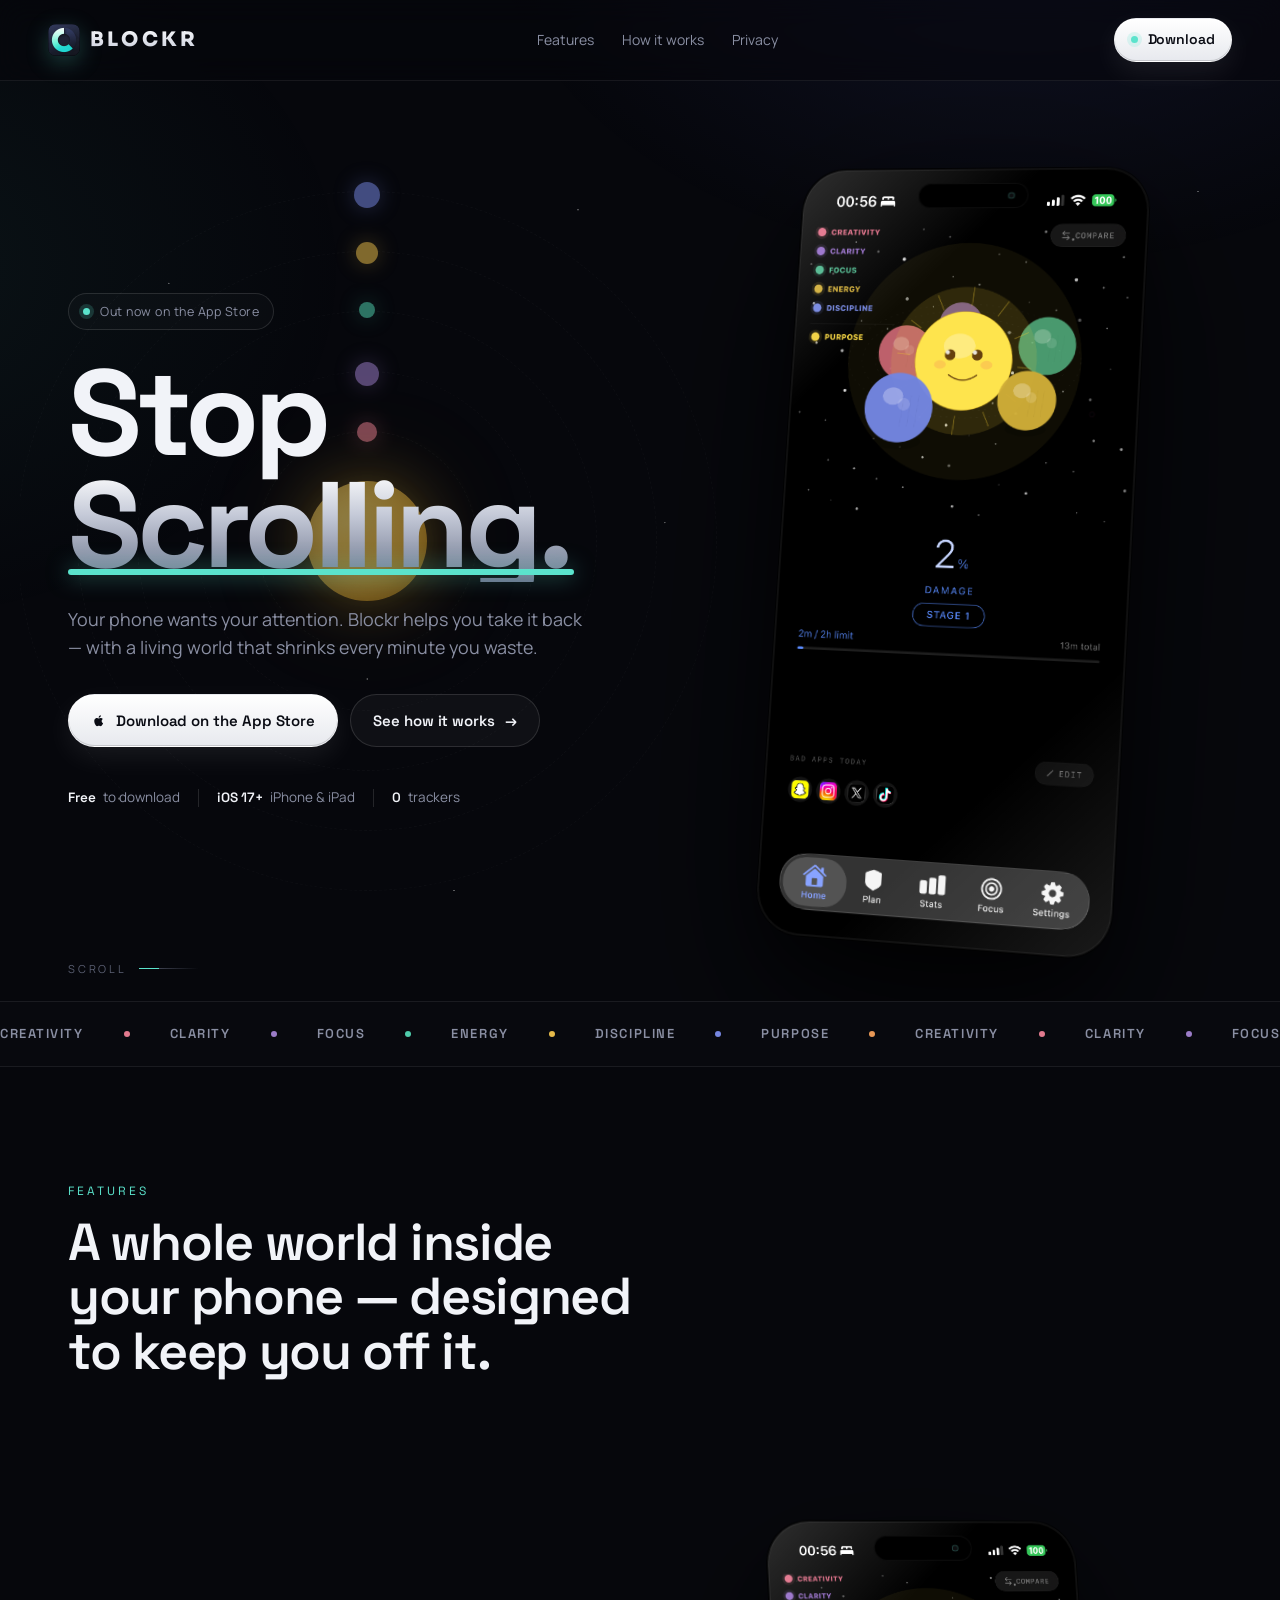
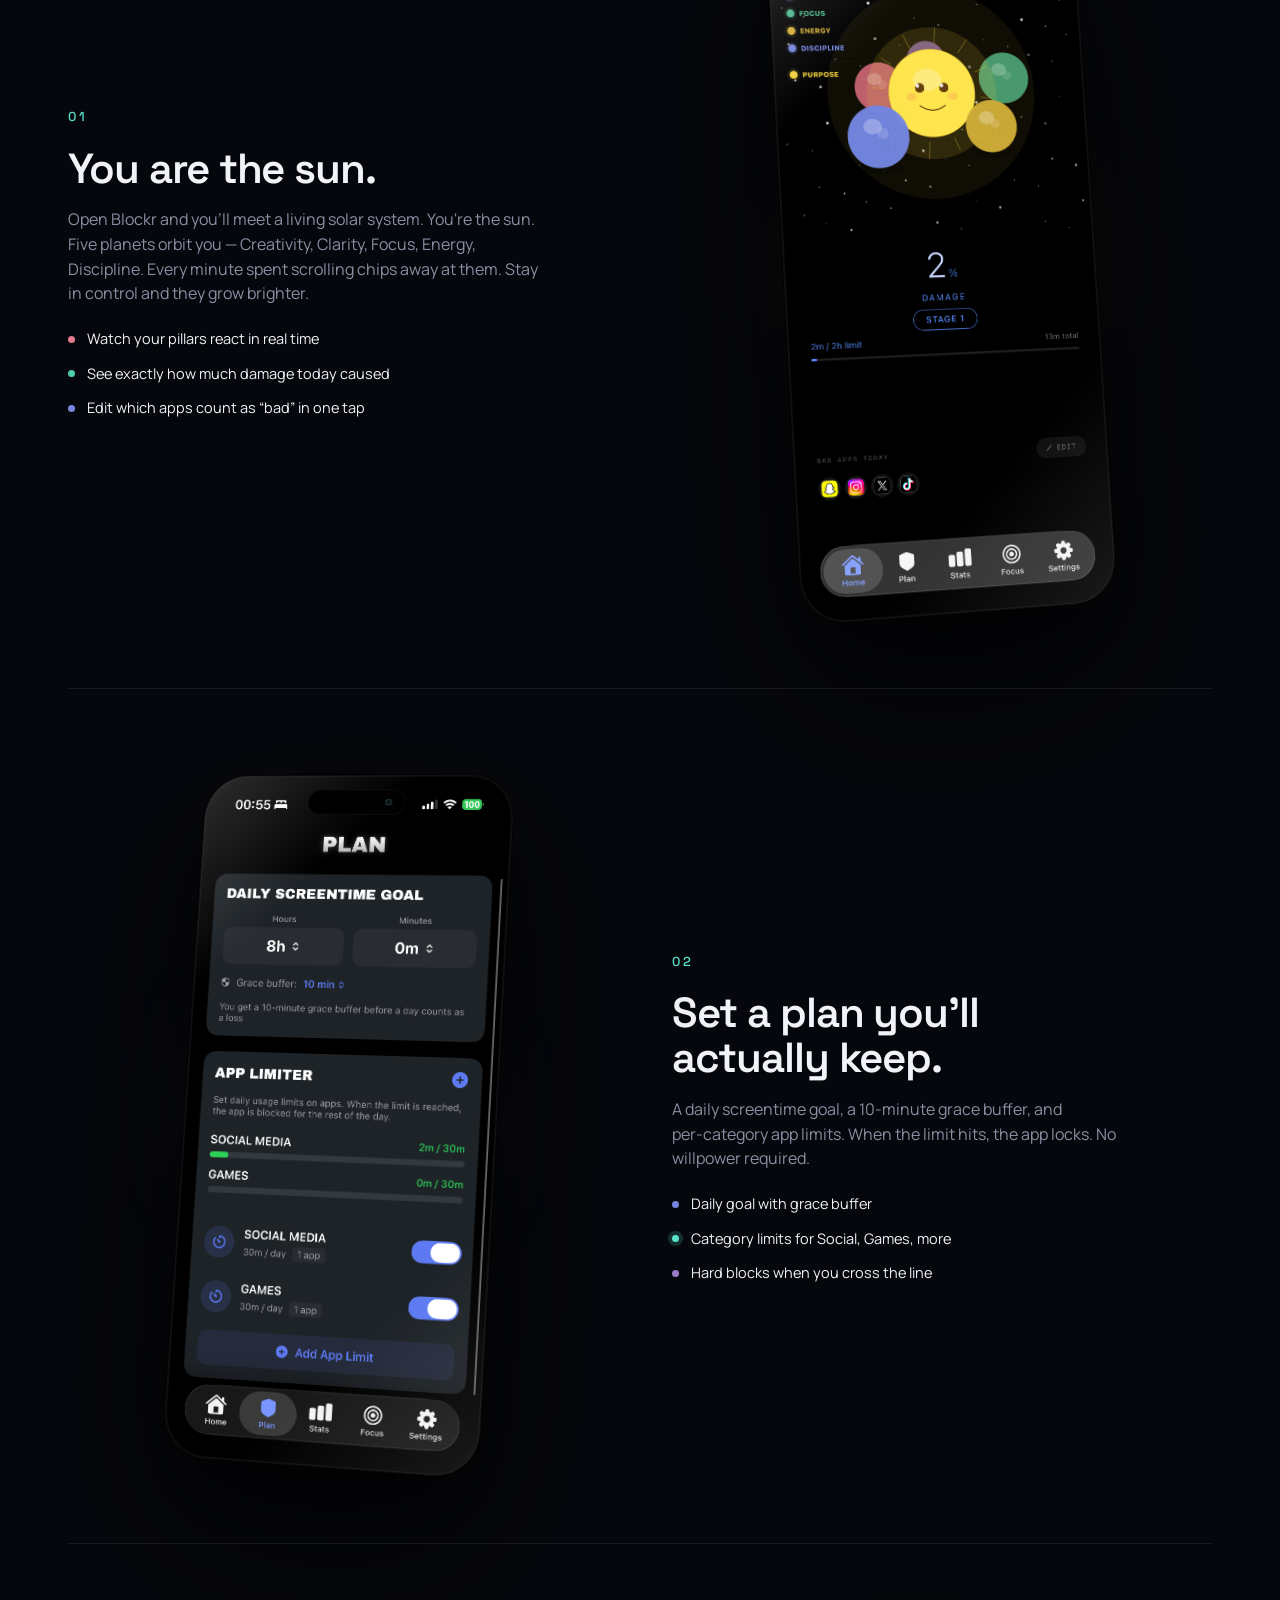
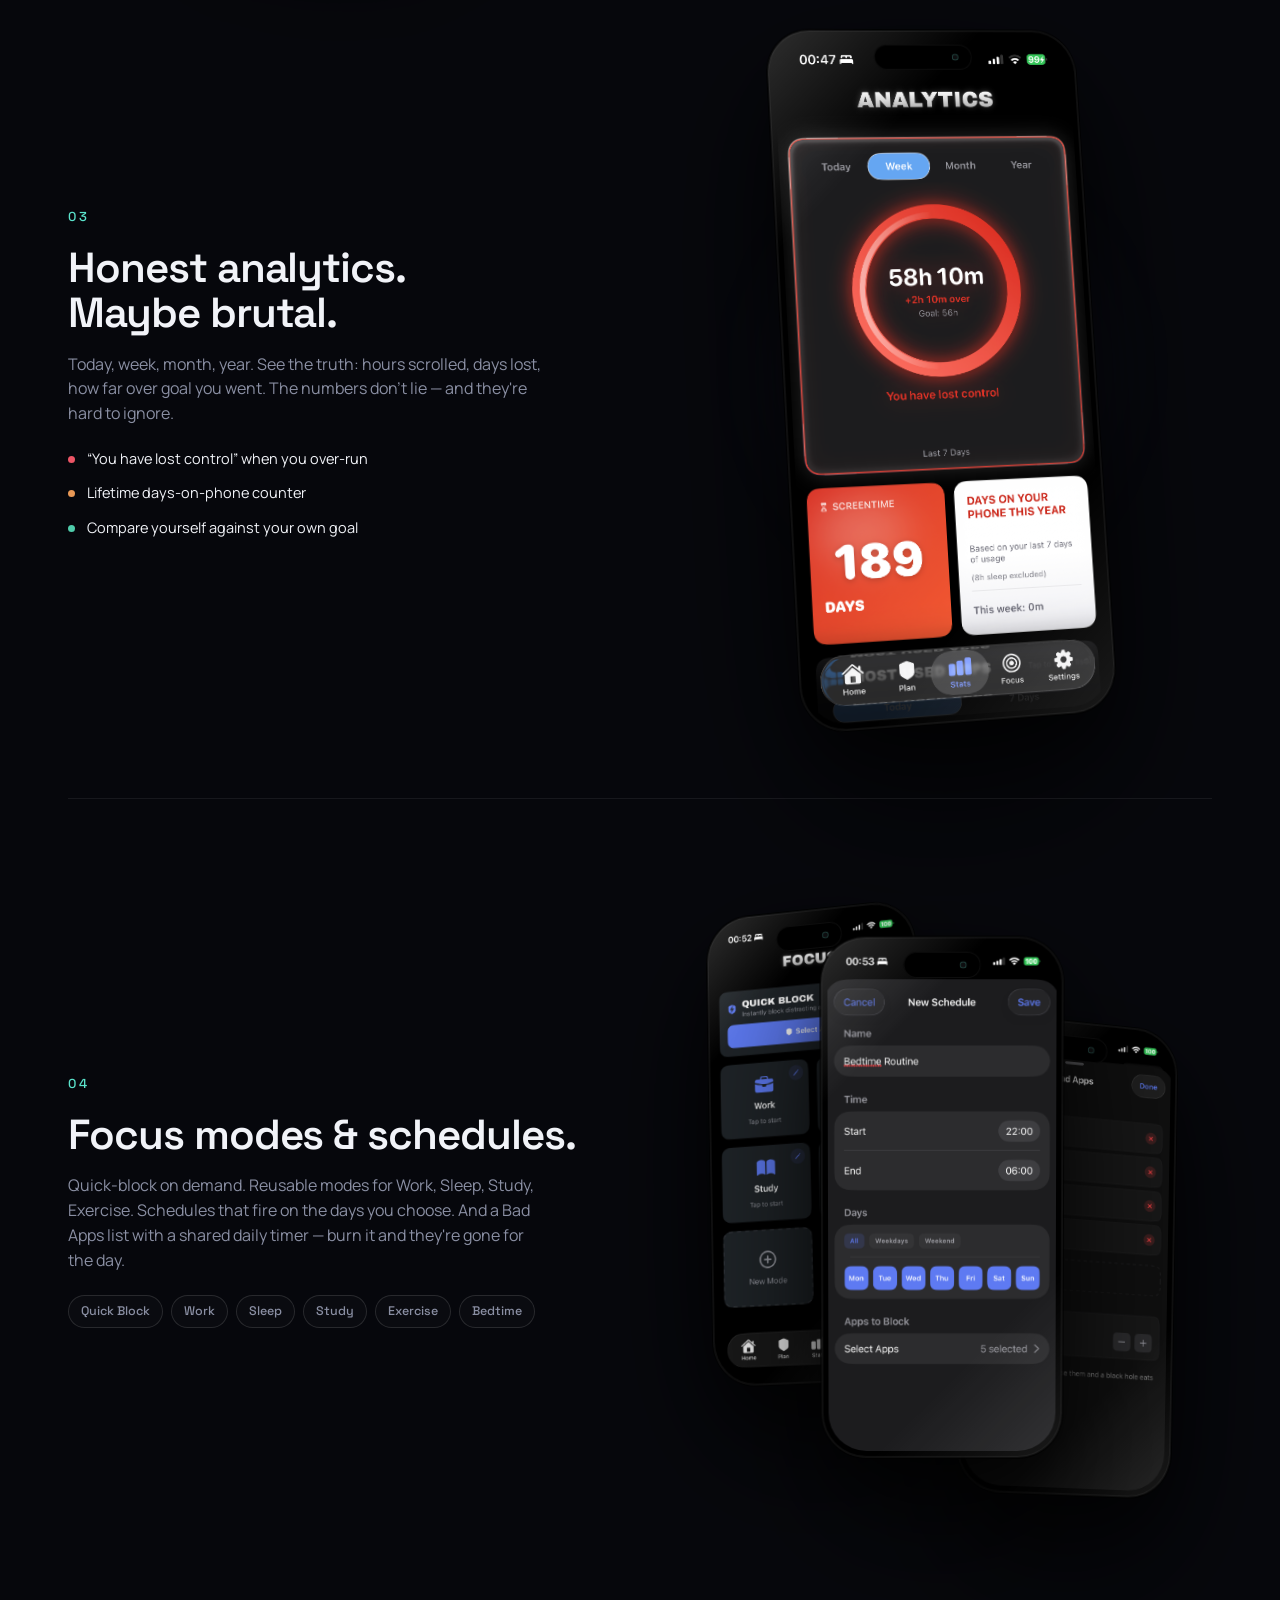
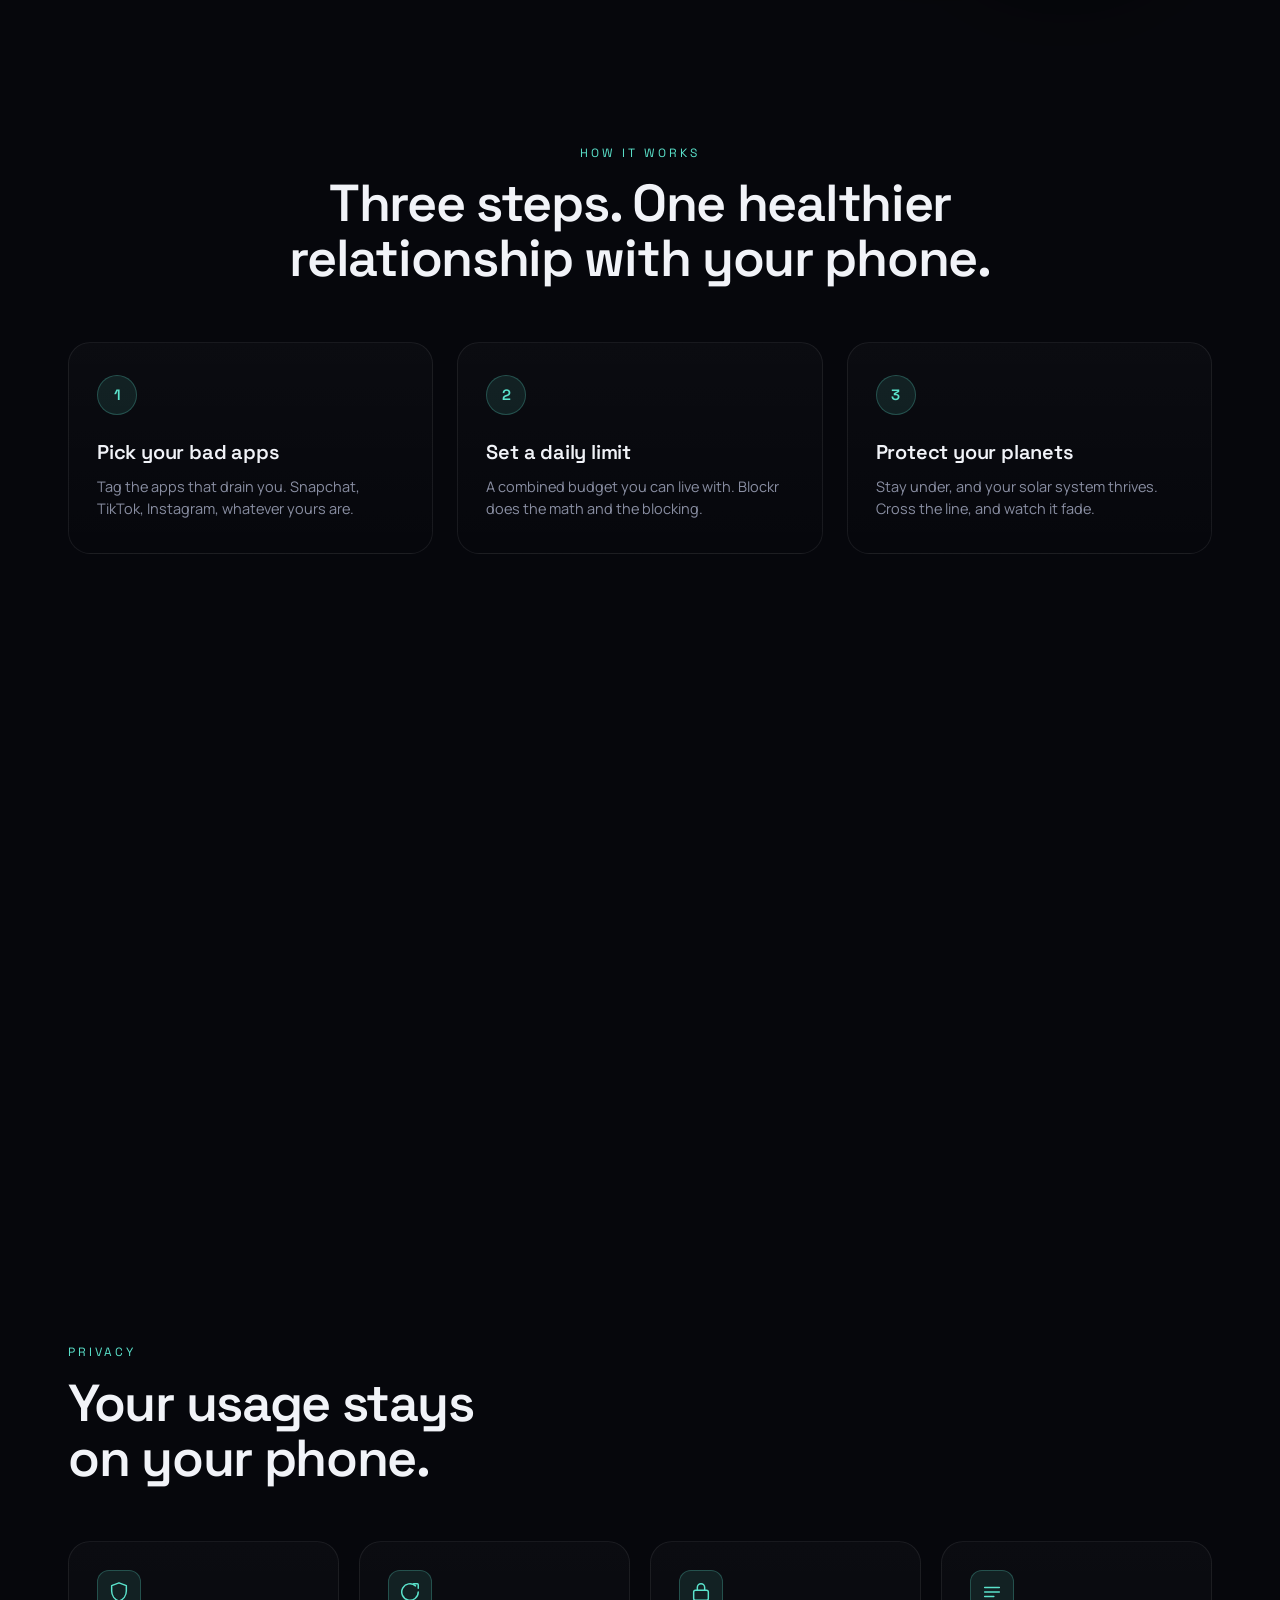
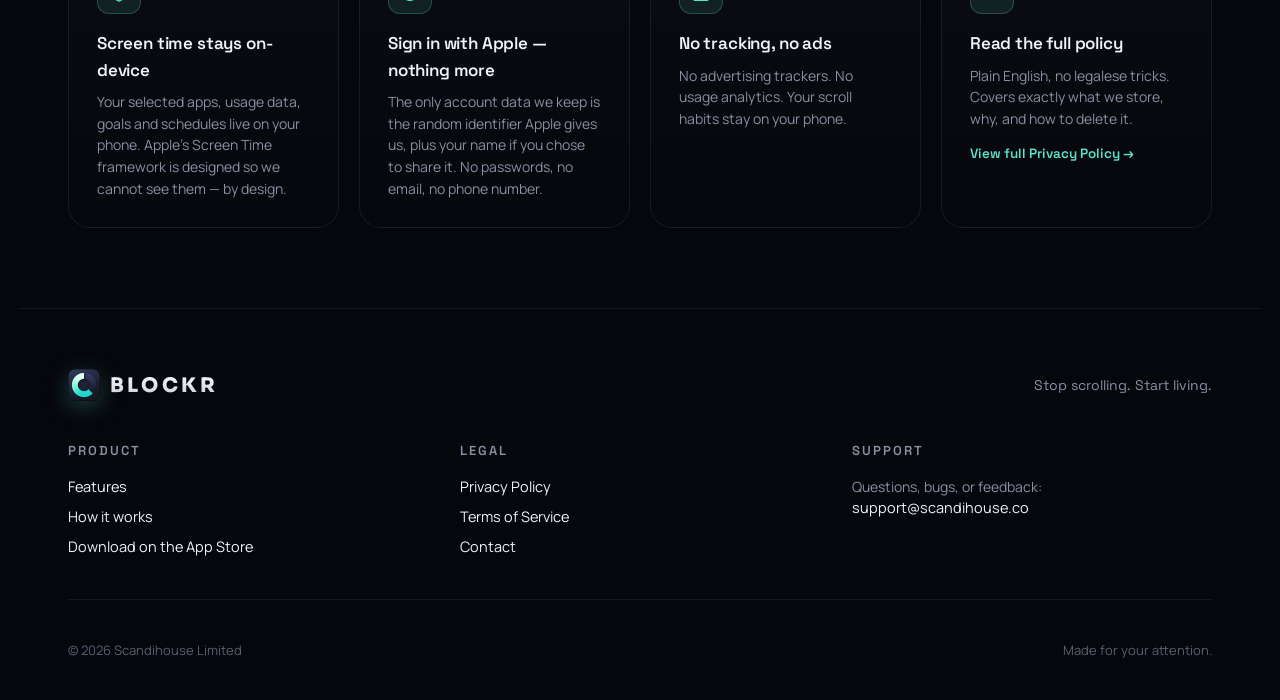
<file: index.html>
<!doctype html>
<html lang="en">
<head>
<meta charset="utf-8" />
<meta name="viewport" content="width=device-width, initial-scale=1" />
<title>Blockr — Stop Scrolling</title>
<meta name="description" content="Blockr is the iOS screen-time companion that helps you block the apps you can't put down and rebuild your attention. Free on the App Store." />
<meta property="og:title" content="Blockr — Stop Scrolling" />
<meta property="og:description" content="The iOS screen-time companion that helps you take your attention back. Free on the App Store." />
<meta property="og:url" content="https://blockr.online/" />
<meta property="og:type" content="website" />
<link rel="canonical" href="https://blockr.online/" />
<link rel="preconnect" href="https://fonts.googleapis.com">
<link rel="preconnect" href="https://fonts.gstatic.com" crossorigin>
<link href="https://fonts.googleapis.com/css2?family=Space+Grotesk:wght@400;500;600;700&family=Manrope:wght@400;500;600;700&family=Sora:wght@500;600;700;800&display=swap" rel="stylesheet">
<link rel="stylesheet" href="styles.css" />
</head>
<body>
  <!-- ============ NAV ============ -->
  <header class="nav">
    <a class="brand" href="#top" aria-label="Blockr home">
      <img src="assets/logo.png" alt="" class="brand__mark" />
      <span class="brand__name">Blockr</span>
    </a>
    <nav class="nav__links" aria-label="Primary">
      <a href="#features">Features</a>
      <a href="#how">How it works</a>
      <a href="#privacy">Privacy</a>
    </nav>
    <a href="https://apps.apple.com/app/blockr-stop-scrolling/id6764129473" class="btn btn--primary nav__cta">
      <span class="dot dot--green"></span>
      Download
    </a>
  </header>

  <!-- ============ HERO ============ -->
  <section class="hero" id="top">
    <!-- starfield bg -->
    <div class="stars" aria-hidden="true"></div>

    <!-- orbital animation -->
    <div class="orbit-system" aria-hidden="true">
      <div class="orbit orbit--1"><span class="planet planet--creativity"></span></div>
      <div class="orbit orbit--2"><span class="planet planet--clarity"></span></div>
      <div class="orbit orbit--3"><span class="planet planet--focus"></span></div>
      <div class="orbit orbit--4"><span class="planet planet--energy"></span></div>
      <div class="orbit orbit--5"><span class="planet planet--discipline"></span></div>
      <div class="sun">
        <div class="sun__core"></div>
        <div class="sun__halo"></div>
      </div>
    </div>

    <div class="hero__content">
      <div class="hero__tag">
        <span class="dot dot--green"></span>
        Out now on the App Store
      </div>
      <h1 class="hero__title">
        <span class="line">Stop</span>
        <span class="line accent">Scrolling.</span>
      </h1>
      <p class="hero__sub">
        Your phone wants your attention. Blockr helps you take it back —
        with a living world that shrinks every minute you waste.
      </p>
      <div class="hero__actions">
        <a href="https://apps.apple.com/app/blockr-stop-scrolling/id6764129473" class="btn btn--primary btn--lg">
          <svg width="15" height="15" viewBox="0 0 24 24" fill="currentColor" aria-hidden="true"><path d="M17.05 12.94c-.02-2.2 1.8-3.26 1.88-3.31-1.02-1.5-2.62-1.7-3.19-1.72-1.36-.14-2.65.8-3.34.8-.69 0-1.75-.78-2.88-.76-1.48.02-2.84.86-3.6 2.18-1.54 2.67-.39 6.62 1.1 8.79.73 1.06 1.6 2.25 2.74 2.21 1.1-.05 1.52-.71 2.85-.71 1.33 0 1.7.71 2.86.69 1.18-.02 1.93-1.08 2.65-2.15.84-1.23 1.18-2.42 1.2-2.48-.03-.01-2.3-.88-2.32-3.5zM14.87 6.4c.6-.74 1.01-1.75.9-2.77-.87.04-1.93.58-2.56 1.31-.56.65-1.05 1.69-.92 2.68.97.08 1.96-.49 2.58-1.22z"/></svg>
          Download on the App Store
        </a>
        <a href="#features" class="btn btn--ghost btn--lg">
          See how it works
          <span aria-hidden="true">→</span>
        </a>
      </div>
      <div class="hero__meta">
        <div><strong>Free</strong> to download</div>
        <div class="divider"></div>
        <div><strong>iOS 17+</strong> iPhone &amp; iPad</div>
        <div class="divider"></div>
        <div><strong>0</strong> trackers</div>
      </div>
    </div>

    <!-- floating hero phone -->
    <div class="hero__phone-wrap" aria-hidden="true">
      <div class="hero__phone tilt-right">
        <div class="phone">
          <div class="phone__notch"></div>
          <img src="assets/screen-home.png" alt="Blockr home screen" class="phone__screen" />
        </div>
        <div class="hero__phone-glow"></div>
      </div>
    </div>

    <div class="scroll-cue" aria-hidden="true">
      <span>scroll</span>
      <div class="scroll-cue__line"></div>
    </div>
  </section>

  <!-- ============ MARQUEE ============ -->
  <section class="marquee" aria-hidden="true">
    <div class="marquee__track">
      <span>CREATIVITY</span><span class="dot dot--pink"></span>
      <span>CLARITY</span><span class="dot dot--purple"></span>
      <span>FOCUS</span><span class="dot dot--teal"></span>
      <span>ENERGY</span><span class="dot dot--yellow"></span>
      <span>DISCIPLINE</span><span class="dot dot--blue"></span>
      <span>PURPOSE</span><span class="dot dot--orange"></span>
      <!-- repeat -->
      <span>CREATIVITY</span><span class="dot dot--pink"></span>
      <span>CLARITY</span><span class="dot dot--purple"></span>
      <span>FOCUS</span><span class="dot dot--teal"></span>
      <span>ENERGY</span><span class="dot dot--yellow"></span>
      <span>DISCIPLINE</span><span class="dot dot--blue"></span>
      <span>PURPOSE</span><span class="dot dot--orange"></span>
    </div>
  </section>

  <!-- ============ FEATURE ROWS ============ -->
  <section class="features" id="features">
    <div class="section-head">
      <span class="eyebrow">FEATURES</span>
      <h2>A whole world inside your phone — designed to keep you off it.</h2>
    </div>

    <!-- FEATURE 1: solar system home -->
    <article class="feature feature--solar">
      <div class="feature__copy">
        <span class="feature__no">01</span>
        <h3>You are the sun.</h3>
        <p>
          Open Blockr and you'll meet a living solar system. You're the sun. Five planets
          orbit you — Creativity, Clarity, Focus, Energy, Discipline. Every minute spent
          scrolling chips away at them. Stay in control and they grow brighter.
        </p>
        <ul class="feature__bullets">
          <li><span class="dot dot--pink"></span>Watch your pillars react in real time</li>
          <li><span class="dot dot--teal"></span>See exactly how much damage today caused</li>
          <li><span class="dot dot--blue"></span>Edit which apps count as &ldquo;bad&rdquo; in one tap</li>
        </ul>
      </div>
      <div class="feature__visual">
        <div class="phone tilt-left lift">
          <div class="phone__notch"></div>
          <img src="assets/screen-home.png" alt="Solar system home screen with the user as the sun" class="phone__screen" />
        </div>
      </div>
    </article>

    <!-- FEATURE 2: Plan -->
    <article class="feature feature--reverse">
      <div class="feature__copy">
        <span class="feature__no">02</span>
        <h3>Set a plan you'll actually keep.</h3>
        <p>
          A daily screentime goal, a 10‑minute grace buffer, and per‑category app limits.
          When the limit hits, the app locks. No willpower required.
        </p>
        <ul class="feature__bullets">
          <li><span class="dot dot--blue"></span>Daily goal with grace buffer</li>
          <li><span class="dot dot--green"></span>Category limits for Social, Games, more</li>
          <li><span class="dot dot--purple"></span>Hard blocks when you cross the line</li>
        </ul>
      </div>
      <div class="feature__visual">
        <div class="phone tilt-right lift">
          <div class="phone__notch"></div>
          <img src="assets/screen-plan.png" alt="Plan screen with daily screentime goal and app limiter" class="phone__screen" />
        </div>
      </div>
    </article>

    <!-- FEATURE 3: Stats -->
    <article class="feature">
      <div class="feature__copy">
        <span class="feature__no">03</span>
        <h3>Honest analytics. Maybe brutal.</h3>
        <p>
          Today, week, month, year. See the truth: hours scrolled, days lost,
          how far over goal you went. The numbers don't lie — and they're hard to ignore.
        </p>
        <ul class="feature__bullets">
          <li><span class="dot dot--red"></span>“You have lost control” when you over‑run</li>
          <li><span class="dot dot--orange"></span>Lifetime days‑on‑phone counter</li>
          <li><span class="dot dot--teal"></span>Compare yourself against your own goal</li>
        </ul>
      </div>
      <div class="feature__visual">
        <div class="phone tilt-left lift">
          <div class="phone__notch"></div>
          <img src="assets/screen-stats.png" alt="Analytics screen showing 58h 10m over goal" class="phone__screen" />
        </div>
      </div>
    </article>

    <!-- FEATURE 4: Focus + bad apps + schedule in a cluster -->
    <article class="feature feature--cluster">
      <div class="feature__copy">
        <span class="feature__no">04</span>
        <h3>Focus modes &amp; schedules.</h3>
        <p>
          Quick‑block on demand. Reusable modes for Work, Sleep, Study, Exercise.
          Schedules that fire on the days you choose. And a Bad Apps list with a
          shared daily timer — burn it and they're gone for the day.
        </p>
        <div class="feature__chips">
          <span class="chip">Quick Block</span>
          <span class="chip">Work</span>
          <span class="chip">Sleep</span>
          <span class="chip">Study</span>
          <span class="chip">Exercise</span>
          <span class="chip">Bedtime</span>
        </div>
      </div>
      <div class="feature__cluster">
        <div class="phone tilt-cluster-1">
          <div class="phone__notch"></div>
          <img src="assets/screen-focus2.png" alt="Focus modes" class="phone__screen" />
        </div>
        <div class="phone tilt-cluster-2">
          <div class="phone__notch"></div>
          <img src="assets/screen-schedule.png" alt="Create schedule" class="phone__screen" />
        </div>
        <div class="phone tilt-cluster-3">
          <div class="phone__notch"></div>
          <img src="assets/screen-badapps.png" alt="Bad apps list" class="phone__screen" />
        </div>
      </div>
    </article>
  </section>

  <!-- ============ HOW IT WORKS ============ -->
  <section class="how" id="how">
    <div class="section-head section-head--center">
      <span class="eyebrow">HOW IT WORKS</span>
      <h2>Three steps. One healthier relationship with your phone.</h2>
    </div>
    <ol class="steps">
      <li>
        <span class="steps__num">1</span>
        <h4>Pick your bad apps</h4>
        <p>Tag the apps that drain you. Snapchat, TikTok, Instagram, whatever yours are.</p>
      </li>
      <li>
        <span class="steps__num">2</span>
        <h4>Set a daily limit</h4>
        <p>A combined budget you can live with. Blockr does the math and the blocking.</p>
      </li>
      <li>
        <span class="steps__num">3</span>
        <h4>Protect your planets</h4>
        <p>Stay under, and your solar system thrives. Cross the line, and watch it fade.</p>
      </li>
    </ol>
  </section>

  <!-- ============ DOWNLOAD CTA ============ -->
  <section class="cta" id="download">
    <div class="cta__inner">
      <div class="cta__planets" aria-hidden="true">
        <span class="planet planet--creativity"></span>
        <span class="planet planet--clarity"></span>
        <span class="planet planet--focus"></span>
        <span class="planet planet--energy"></span>
        <span class="planet planet--discipline"></span>
      </div>
      <span class="eyebrow">OUT NOW</span>
      <h2>Take your time back today.</h2>
      <p>Blockr is live on the App Store. Free to download, works on iPhone and iPad running iOS 17 or later.</p>
      <div class="cta__appstore">
        <a class="appstore-badge" href="https://apps.apple.com/app/blockr-stop-scrolling/id6764129473">
          <svg width="26" height="26" viewBox="0 0 24 24" fill="currentColor" aria-hidden="true"><path d="M17.05 12.94c-.02-2.2 1.8-3.26 1.88-3.31-1.02-1.5-2.62-1.7-3.19-1.72-1.36-.14-2.65.8-3.34.8-.69 0-1.75-.78-2.88-.76-1.48.02-2.84.86-3.6 2.18-1.54 2.67-.39 6.62 1.1 8.79.73 1.06 1.6 2.25 2.74 2.21 1.1-.05 1.52-.71 2.85-.71 1.33 0 1.7.71 2.86.69 1.18-.02 1.93-1.08 2.65-2.15.84-1.23 1.18-2.42 1.2-2.48-.03-.01-2.3-.88-2.32-3.5zM14.87 6.4c.6-.74 1.01-1.75.9-2.77-.87.04-1.93.58-2.56 1.31-.56.65-1.05 1.69-.92 2.68.97.08 1.96-.49 2.58-1.22z"/></svg>
          <div>
            <div class="appstore-badge__small">Download on the</div>
            <div class="appstore-badge__big">App Store</div>
          </div>
        </a>
      </div>
    </div>
  </section>

  <!-- ============ PRIVACY ============ -->
  <section class="privacy" id="privacy">
    <div class="section-head">
      <span class="eyebrow">PRIVACY</span>
      <h2>Your usage stays on your phone.</h2>
    </div>
    <div class="privacy__grid">
      <div class="privacy__card">
        <div class="privacy__icon">
          <svg width="22" height="22" viewBox="0 0 24 24" fill="none" stroke="currentColor" stroke-width="1.6" stroke-linecap="round" stroke-linejoin="round"><path d="M12 2 4 5v6c0 5 3.4 9.4 8 11 4.6-1.6 8-6 8-11V5l-8-3z"/></svg>
        </div>
        <h4>Screen time stays on-device</h4>
        <p>Your selected apps, usage data, goals and schedules live on your phone. Apple's Screen Time framework is designed so we cannot see them — by design.</p>
      </div>
      <div class="privacy__card">
        <div class="privacy__icon">
          <svg width="22" height="22" viewBox="0 0 24 24" fill="none" stroke="currentColor" stroke-width="1.6" stroke-linecap="round" stroke-linejoin="round"><path d="M16 3h4a1 1 0 0 1 1 1v4"/><path d="M21 12a9 9 0 1 1-3-6.7"/></svg>
        </div>
        <h4>Sign in with Apple — nothing more</h4>
        <p>The only account data we keep is the random identifier Apple gives us, plus your name if you chose to share it. No passwords, no email, no phone number.</p>
      </div>
      <div class="privacy__card">
        <div class="privacy__icon">
          <svg width="22" height="22" viewBox="0 0 24 24" fill="none" stroke="currentColor" stroke-width="1.6" stroke-linecap="round" stroke-linejoin="round"><rect x="4" y="10" width="16" height="11" rx="2"/><path d="M8 10V7a4 4 0 0 1 8 0v3"/></svg>
        </div>
        <h4>No tracking, no ads</h4>
        <p>No advertising trackers. No usage analytics. Your scroll habits stay on your phone.</p>
      </div>
      <div class="privacy__card">
        <div class="privacy__icon">
          <svg width="22" height="22" viewBox="0 0 24 24" fill="none" stroke="currentColor" stroke-width="1.6" stroke-linecap="round" stroke-linejoin="round"><path d="M4 7h16M4 12h16M4 17h10"/></svg>
        </div>
        <h4>Read the full policy</h4>
        <p>Plain English, no legalese tricks. Covers exactly what we store, why, and how to delete it.</p>
        <a href="privacy.html" class="privacy__link">View full Privacy Policy →</a>
      </div>
    </div>
  </section>

  <!-- ============ FOOTER ============ -->
  <footer class="footer">
    <div class="footer__top">
      <a class="brand" href="#top">
        <img src="assets/logo.png" alt="" class="brand__mark" />
        <span class="brand__name">Blockr</span>
      </a>
      <p class="footer__tag">Stop scrolling. Start living.</p>
    </div>
    <div class="footer__cols">
      <div>
        <h5>Product</h5>
        <a href="#features">Features</a>
        <a href="#how">How it works</a>
        <a href="https://apps.apple.com/app/blockr-stop-scrolling/id6764129473">Download on the App Store</a>
      </div>
      <div>
        <h5>Legal</h5>
        <a href="privacy.html">Privacy Policy</a>
        <a href="terms.html">Terms of Service</a>
        <a href="mailto:support@scandihouse.co">Contact</a>
      </div>
      <div>
        <h5>Support</h5>
        <p class="muted">Questions, bugs, or feedback:<br /><a href="mailto:support@scandihouse.co">support@scandihouse.co</a></p>
      </div>
    </div>
    <div class="footer__bottom">
      <span>© 2026 Scandihouse Limited</span>
      <span>Made for your attention.</span>
    </div>
  </footer>

  <script src="app.js"></script>
</body>
</html>
</file>
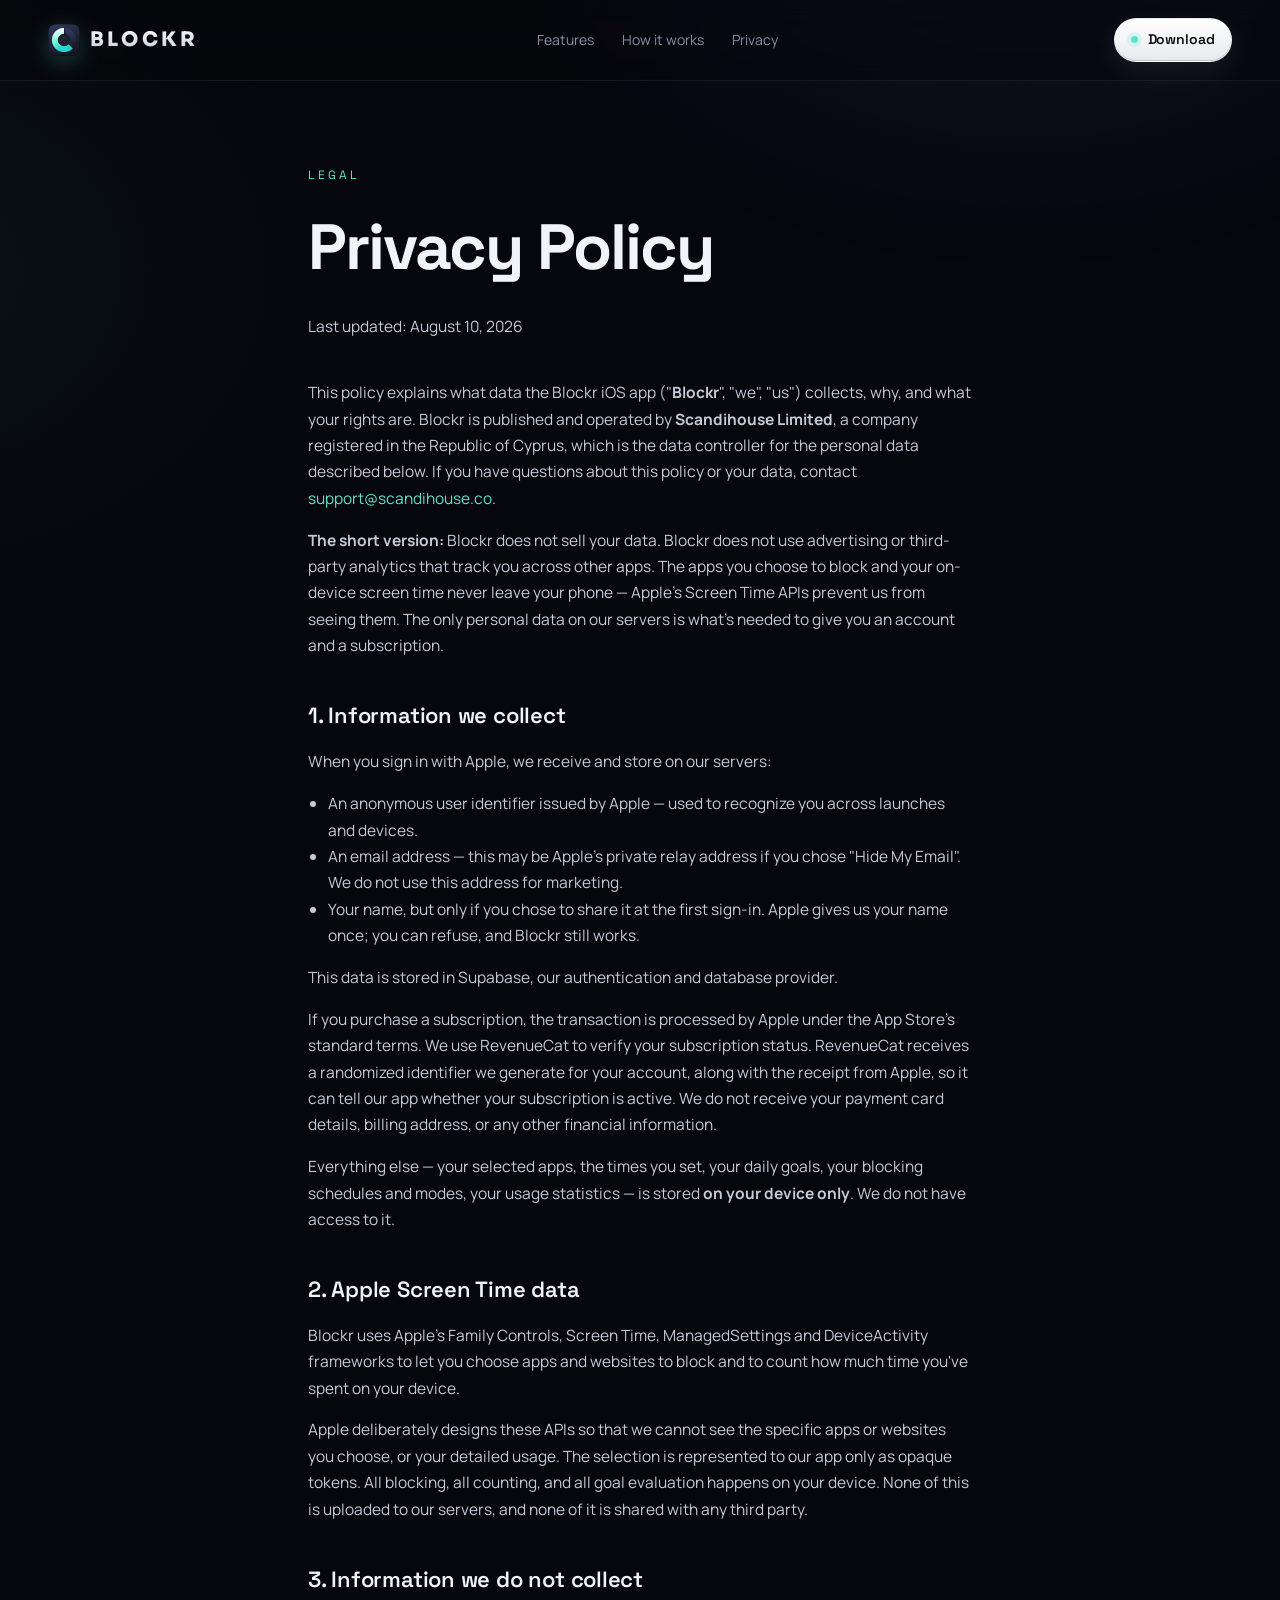
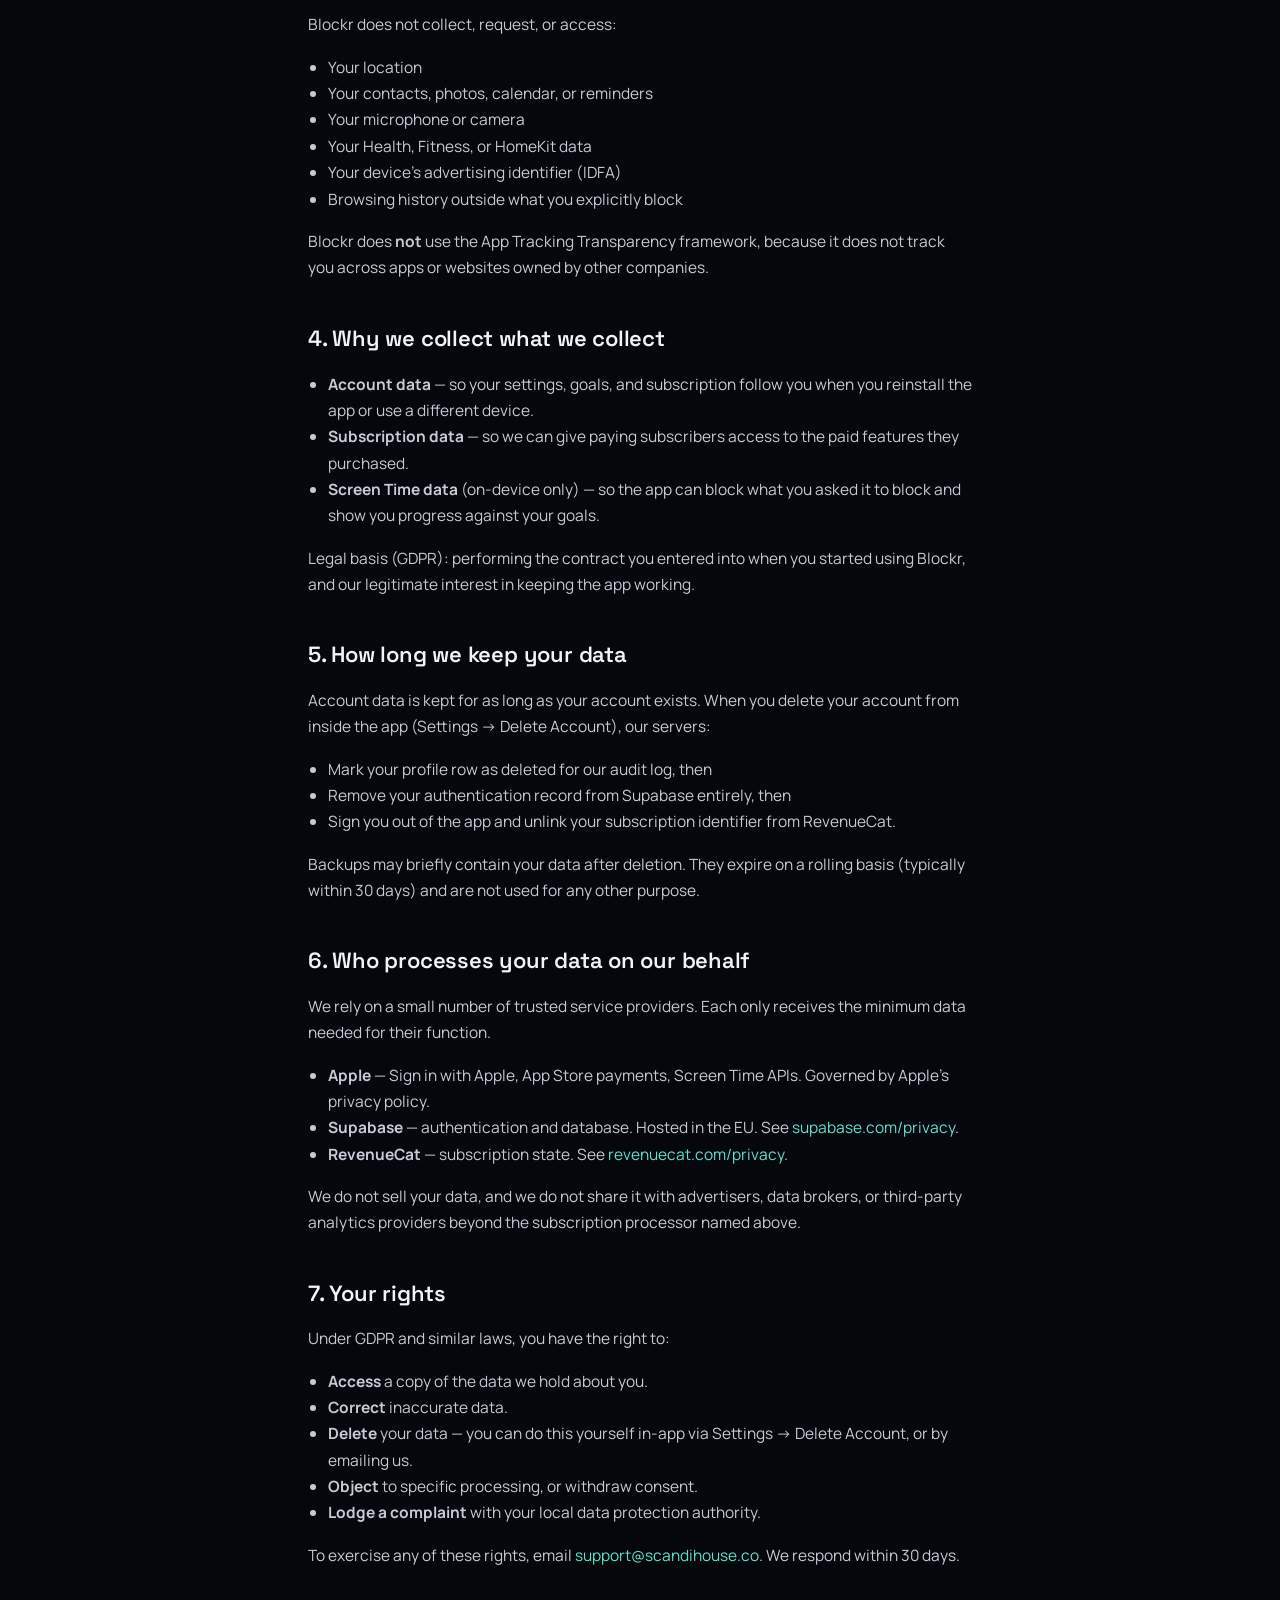
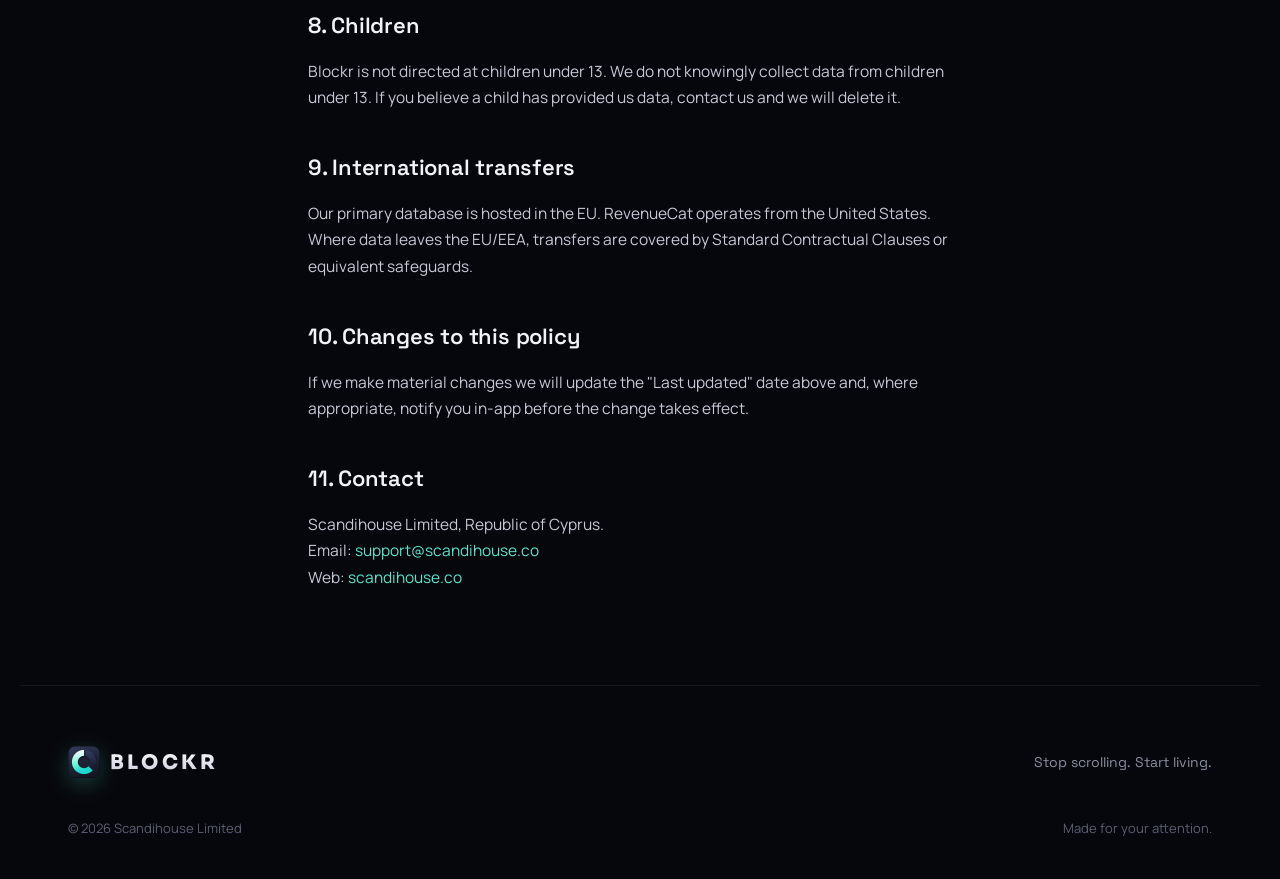
<file: privacy.html>
<!doctype html>
<html lang="en">
<head>
<meta charset="utf-8" />
<meta name="viewport" content="width=device-width, initial-scale=1" />
<title>Privacy Policy — Blockr</title>
<meta name="description" content="How Blockr collects, uses and protects your data. The short version: we keep almost nothing." />
<link rel="preconnect" href="https://fonts.googleapis.com">
<link rel="preconnect" href="https://fonts.gstatic.com" crossorigin>
<link href="https://fonts.googleapis.com/css2?family=Space+Grotesk:wght@400;500;600;700&family=Manrope:wght@400;500;600;700&family=Sora:wght@500;600;700;800&display=swap" rel="stylesheet">
<link rel="stylesheet" href="styles.css" />
</head>
<body>
  <header class="nav">
    <a class="brand" href="index.html">
      <img src="assets/logo.png" alt="" class="brand__mark" />
      <span class="brand__name">Blockr</span>
    </a>
    <nav class="nav__links" aria-label="Primary">
      <a href="index.html#features">Features</a>
      <a href="index.html#how">How it works</a>
      <a href="index.html#privacy">Privacy</a>
    </nav>
    <a href="https://apps.apple.com/app/blockr-stop-scrolling/id6764129473" class="btn btn--primary nav__cta">
      <span class="dot dot--green"></span>
      Download
    </a>
  </header>

  <main class="policy">
    <span class="eyebrow">LEGAL</span>
    <h1>Privacy Policy</h1>
    <p class="policy__date">Last updated: August 10, 2026</p>

    <p>This policy explains what data the Blockr iOS app ("<strong>Blockr</strong>", "we", "us") collects, why, and what your rights are. Blockr is published and operated by <strong>Scandihouse Limited</strong>, a company registered in the Republic of Cyprus, which is the data controller for the personal data described below. If you have questions about this policy or your data, contact <a href="mailto:support@scandihouse.co">support@scandihouse.co</a>.</p>

    <p><strong>The short version:</strong> Blockr does not sell your data. Blockr does not use advertising or third-party analytics that track you across other apps. The apps you choose to block and your on-device screen time never leave your phone — Apple's Screen Time APIs prevent us from seeing them. The only personal data on our servers is what's needed to give you an account and a subscription.</p>

    <h2>1. Information we collect</h2>
    <p>When you sign in with Apple, we receive and store on our servers:</p>
    <ul>
      <li>An anonymous user identifier issued by Apple — used to recognize you across launches and devices.</li>
      <li>An email address — this may be Apple's private relay address if you chose "Hide My Email". We do not use this address for marketing.</li>
      <li>Your name, but only if you chose to share it at the first sign-in. Apple gives us your name once; you can refuse, and Blockr still works.</li>
    </ul>
    <p>This data is stored in Supabase, our authentication and database provider.</p>

    <p>If you purchase a subscription, the transaction is processed by Apple under the App Store's standard terms. We use RevenueCat to verify your subscription status. RevenueCat receives a randomized identifier we generate for your account, along with the receipt from Apple, so it can tell our app whether your subscription is active. We do not receive your payment card details, billing address, or any other financial information.</p>

    <p>Everything else — your selected apps, the times you set, your daily goals, your blocking schedules and modes, your usage statistics — is stored <strong>on your device only</strong>. We do not have access to it.</p>

    <h2>2. Apple Screen Time data</h2>
    <p>Blockr uses Apple's Family Controls, Screen Time, ManagedSettings and DeviceActivity frameworks to let you choose apps and websites to block and to count how much time you've spent on your device.</p>
    <p>Apple deliberately designs these APIs so that we cannot see the specific apps or websites you choose, or your detailed usage. The selection is represented to our app only as opaque tokens. All blocking, all counting, and all goal evaluation happens on your device. None of this is uploaded to our servers, and none of it is shared with any third party.</p>

    <h2>3. Information we do not collect</h2>
    <p>Blockr does not collect, request, or access:</p>
    <ul>
      <li>Your location</li>
      <li>Your contacts, photos, calendar, or reminders</li>
      <li>Your microphone or camera</li>
      <li>Your Health, Fitness, or HomeKit data</li>
      <li>Your device's advertising identifier (IDFA)</li>
      <li>Browsing history outside what you explicitly block</li>
    </ul>
    <p>Blockr does <strong>not</strong> use the App Tracking Transparency framework, because it does not track you across apps or websites owned by other companies.</p>

    <h2>4. Why we collect what we collect</h2>
    <ul>
      <li><strong>Account data</strong> — so your settings, goals, and subscription follow you when you reinstall the app or use a different device.</li>
      <li><strong>Subscription data</strong> — so we can give paying subscribers access to the paid features they purchased.</li>
      <li><strong>Screen Time data</strong> (on-device only) — so the app can block what you asked it to block and show you progress against your goals.</li>
    </ul>
    <p>Legal basis (GDPR): performing the contract you entered into when you started using Blockr, and our legitimate interest in keeping the app working.</p>

    <h2>5. How long we keep your data</h2>
    <p>Account data is kept for as long as your account exists. When you delete your account from inside the app (Settings → Delete Account), our servers:</p>
    <ul>
      <li>Mark your profile row as deleted for our audit log, then</li>
      <li>Remove your authentication record from Supabase entirely, then</li>
      <li>Sign you out of the app and unlink your subscription identifier from RevenueCat.</li>
    </ul>
    <p>Backups may briefly contain your data after deletion. They expire on a rolling basis (typically within 30 days) and are not used for any other purpose.</p>

    <h2>6. Who processes your data on our behalf</h2>
    <p>We rely on a small number of trusted service providers. Each only receives the minimum data needed for their function.</p>
    <ul>
      <li><strong>Apple</strong> — Sign in with Apple, App Store payments, Screen Time APIs. Governed by Apple's privacy policy.</li>
      <li><strong>Supabase</strong> — authentication and database. Hosted in the EU. See <a href="https://supabase.com/privacy">supabase.com/privacy</a>.</li>
      <li><strong>RevenueCat</strong> — subscription state. See <a href="https://www.revenuecat.com/privacy">revenuecat.com/privacy</a>.</li>
    </ul>
    <p>We do not sell your data, and we do not share it with advertisers, data brokers, or third-party analytics providers beyond the subscription processor named above.</p>

    <h2>7. Your rights</h2>
    <p>Under GDPR and similar laws, you have the right to:</p>
    <ul>
      <li><strong>Access</strong> a copy of the data we hold about you.</li>
      <li><strong>Correct</strong> inaccurate data.</li>
      <li><strong>Delete</strong> your data — you can do this yourself in-app via Settings → Delete Account, or by emailing us.</li>
      <li><strong>Object</strong> to specific processing, or withdraw consent.</li>
      <li><strong>Lodge a complaint</strong> with your local data protection authority.</li>
    </ul>
    <p>To exercise any of these rights, email <a href="mailto:support@scandihouse.co">support@scandihouse.co</a>. We respond within 30 days.</p>

    <h2>8. Children</h2>
    <p>Blockr is not directed at children under 13. We do not knowingly collect data from children under 13. If you believe a child has provided us data, contact us and we will delete it.</p>

    <h2>9. International transfers</h2>
    <p>Our primary database is hosted in the EU. RevenueCat operates from the United States. Where data leaves the EU/EEA, transfers are covered by Standard Contractual Clauses or equivalent safeguards.</p>

    <h2>10. Changes to this policy</h2>
    <p>If we make material changes we will update the "Last updated" date above and, where appropriate, notify you in-app before the change takes effect.</p>

    <h2>11. Contact</h2>
    <p>Scandihouse Limited, Republic of Cyprus.<br />
    Email: <a href="mailto:support@scandihouse.co">support@scandihouse.co</a><br />
    Web: <a href="https://scandihouse.co">scandihouse.co</a></p>
  </main>

  <footer class="footer">
    <div class="footer__top">
      <a class="brand" href="index.html">
        <img src="assets/logo.png" alt="" class="brand__mark" />
        <span class="brand__name">Blockr</span>
      </a>
      <p class="footer__tag">Stop scrolling. Start living.</p>
    </div>
    <div class="footer__bottom">
      <span>© 2026 Scandihouse Limited</span>
      <span>Made for your attention.</span>
    </div>
  </footer>
</body>
</html>
</file>
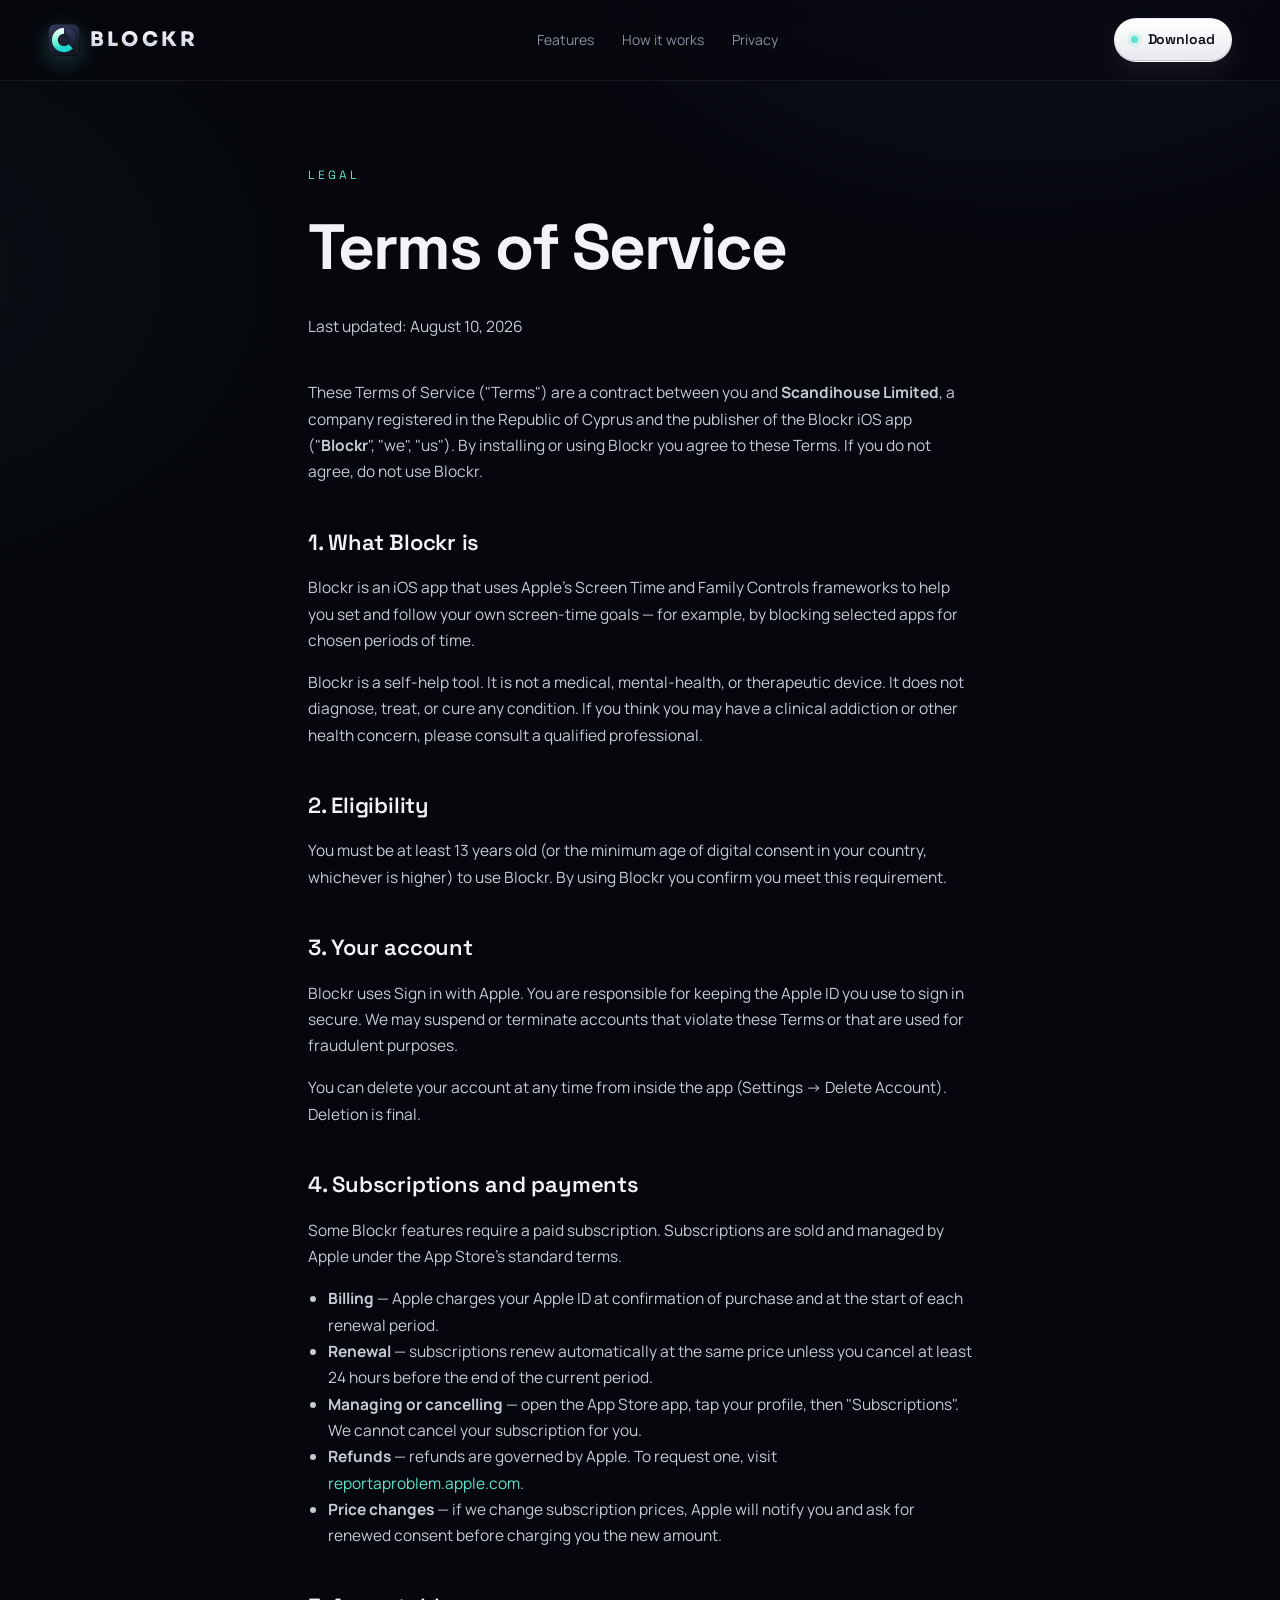
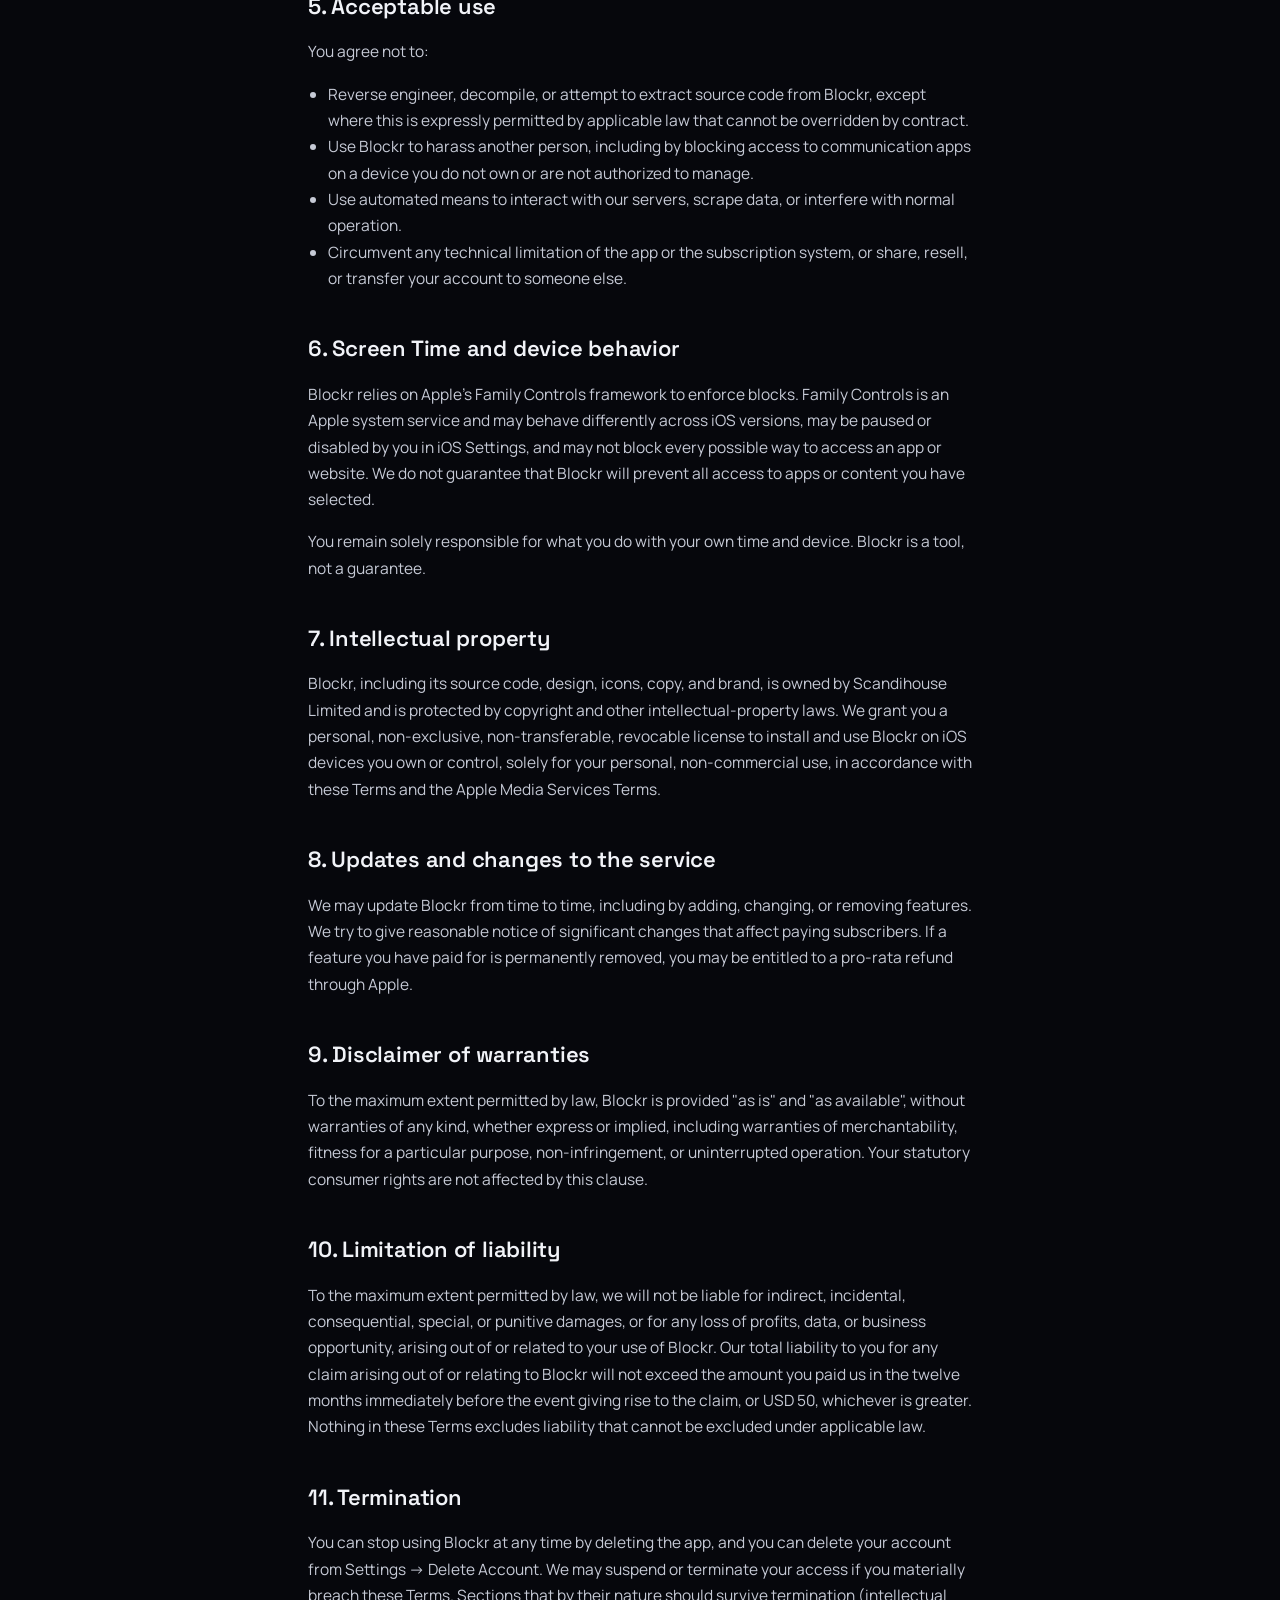
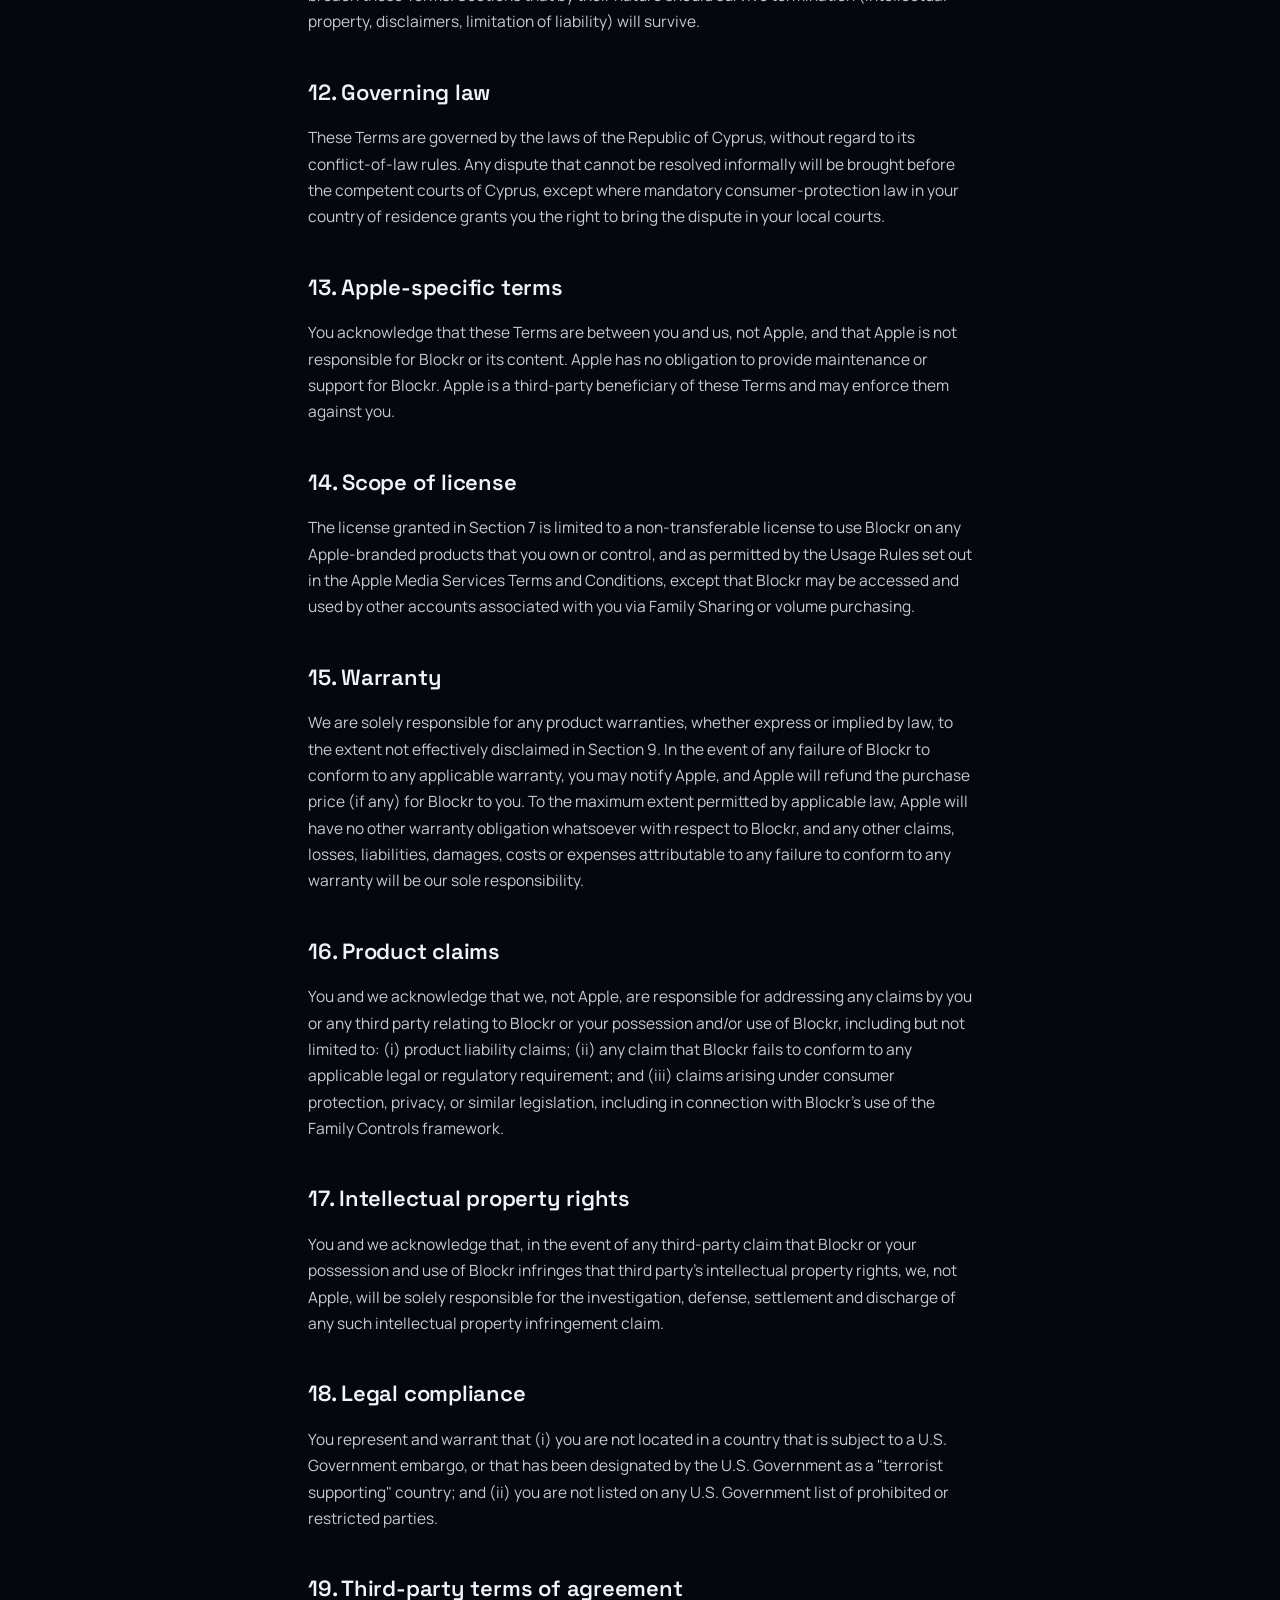
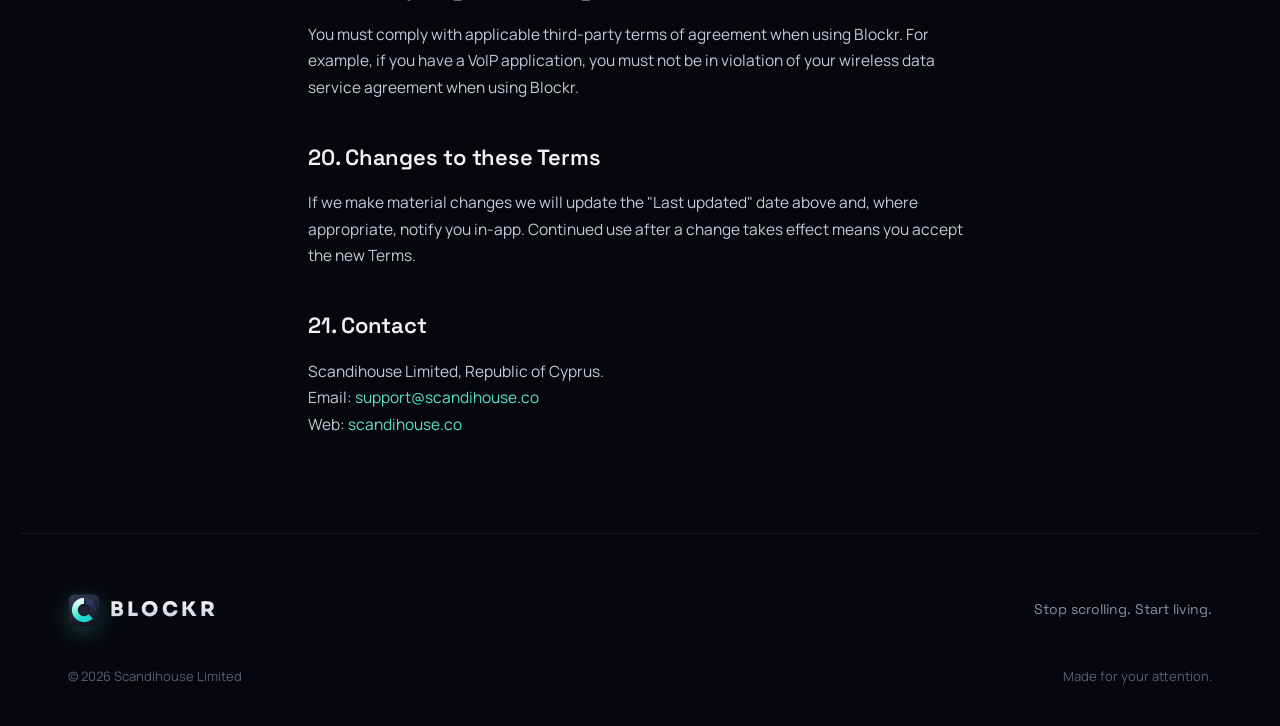
<file: terms.html>
<!doctype html>
<html lang="en">
<head>
<meta charset="utf-8" />
<meta name="viewport" content="width=device-width, initial-scale=1" />
<title>Terms of Service — Blockr</title>
<meta name="description" content="The rules of using Blockr, the iOS screen-time companion. Subscription details, acceptable use, and the small print." />
<link rel="preconnect" href="https://fonts.googleapis.com">
<link rel="preconnect" href="https://fonts.gstatic.com" crossorigin>
<link href="https://fonts.googleapis.com/css2?family=Space+Grotesk:wght@400;500;600;700&family=Manrope:wght@400;500;600;700&family=Sora:wght@500;600;700;800&display=swap" rel="stylesheet">
<link rel="stylesheet" href="styles.css" />
</head>
<body>
  <header class="nav">
    <a class="brand" href="index.html">
      <img src="assets/logo.png" alt="" class="brand__mark" />
      <span class="brand__name">Blockr</span>
    </a>
    <nav class="nav__links" aria-label="Primary">
      <a href="index.html#features">Features</a>
      <a href="index.html#how">How it works</a>
      <a href="index.html#privacy">Privacy</a>
    </nav>
    <a href="https://apps.apple.com/app/blockr-stop-scrolling/id6764129473" class="btn btn--primary nav__cta">
      <span class="dot dot--green"></span>
      Download
    </a>
  </header>

  <main class="policy">
    <span class="eyebrow">LEGAL</span>
    <h1>Terms of Service</h1>
    <p class="policy__date">Last updated: August 10, 2026</p>

    <p>These Terms of Service ("Terms") are a contract between you and <strong>Scandihouse Limited</strong>, a company registered in the Republic of Cyprus and the publisher of the Blockr iOS app ("<strong>Blockr</strong>", "we", "us"). By installing or using Blockr you agree to these Terms. If you do not agree, do not use Blockr.</p>

    <h2>1. What Blockr is</h2>
    <p>Blockr is an iOS app that uses Apple's Screen Time and Family Controls frameworks to help you set and follow your own screen-time goals — for example, by blocking selected apps for chosen periods of time.</p>
    <p>Blockr is a self-help tool. It is not a medical, mental-health, or therapeutic device. It does not diagnose, treat, or cure any condition. If you think you may have a clinical addiction or other health concern, please consult a qualified professional.</p>

    <h2>2. Eligibility</h2>
    <p>You must be at least 13 years old (or the minimum age of digital consent in your country, whichever is higher) to use Blockr. By using Blockr you confirm you meet this requirement.</p>

    <h2>3. Your account</h2>
    <p>Blockr uses Sign in with Apple. You are responsible for keeping the Apple ID you use to sign in secure. We may suspend or terminate accounts that violate these Terms or that are used for fraudulent purposes.</p>
    <p>You can delete your account at any time from inside the app (Settings → Delete Account). Deletion is final.</p>

    <h2>4. Subscriptions and payments</h2>
    <p>Some Blockr features require a paid subscription. Subscriptions are sold and managed by Apple under the App Store's standard terms.</p>
    <ul>
      <li><strong>Billing</strong> — Apple charges your Apple ID at confirmation of purchase and at the start of each renewal period.</li>
      <li><strong>Renewal</strong> — subscriptions renew automatically at the same price unless you cancel at least 24 hours before the end of the current period.</li>
      <li><strong>Managing or cancelling</strong> — open the App Store app, tap your profile, then "Subscriptions". We cannot cancel your subscription for you.</li>
      <li><strong>Refunds</strong> — refunds are governed by Apple. To request one, visit <a href="https://reportaproblem.apple.com">reportaproblem.apple.com</a>.</li>
      <li><strong>Price changes</strong> — if we change subscription prices, Apple will notify you and ask for renewed consent before charging you the new amount.</li>
    </ul>

    <h2>5. Acceptable use</h2>
    <p>You agree not to:</p>
    <ul>
      <li>Reverse engineer, decompile, or attempt to extract source code from Blockr, except where this is expressly permitted by applicable law that cannot be overridden by contract.</li>
      <li>Use Blockr to harass another person, including by blocking access to communication apps on a device you do not own or are not authorized to manage.</li>
      <li>Use automated means to interact with our servers, scrape data, or interfere with normal operation.</li>
      <li>Circumvent any technical limitation of the app or the subscription system, or share, resell, or transfer your account to someone else.</li>
    </ul>

    <h2>6. Screen Time and device behavior</h2>
    <p>Blockr relies on Apple's Family Controls framework to enforce blocks. Family Controls is an Apple system service and may behave differently across iOS versions, may be paused or disabled by you in iOS Settings, and may not block every possible way to access an app or website. We do not guarantee that Blockr will prevent all access to apps or content you have selected.</p>
    <p>You remain solely responsible for what you do with your own time and device. Blockr is a tool, not a guarantee.</p>

    <h2>7. Intellectual property</h2>
    <p>Blockr, including its source code, design, icons, copy, and brand, is owned by Scandihouse Limited and is protected by copyright and other intellectual-property laws. We grant you a personal, non-exclusive, non-transferable, revocable license to install and use Blockr on iOS devices you own or control, solely for your personal, non-commercial use, in accordance with these Terms and the Apple Media Services Terms.</p>

    <h2>8. Updates and changes to the service</h2>
    <p>We may update Blockr from time to time, including by adding, changing, or removing features. We try to give reasonable notice of significant changes that affect paying subscribers. If a feature you have paid for is permanently removed, you may be entitled to a pro-rata refund through Apple.</p>

    <h2>9. Disclaimer of warranties</h2>
    <p>To the maximum extent permitted by law, Blockr is provided "as is" and "as available", without warranties of any kind, whether express or implied, including warranties of merchantability, fitness for a particular purpose, non-infringement, or uninterrupted operation. Your statutory consumer rights are not affected by this clause.</p>

    <h2>10. Limitation of liability</h2>
    <p>To the maximum extent permitted by law, we will not be liable for indirect, incidental, consequential, special, or punitive damages, or for any loss of profits, data, or business opportunity, arising out of or related to your use of Blockr. Our total liability to you for any claim arising out of or relating to Blockr will not exceed the amount you paid us in the twelve months immediately before the event giving rise to the claim, or USD 50, whichever is greater. Nothing in these Terms excludes liability that cannot be excluded under applicable law.</p>

    <h2>11. Termination</h2>
    <p>You can stop using Blockr at any time by deleting the app, and you can delete your account from Settings → Delete Account. We may suspend or terminate your access if you materially breach these Terms. Sections that by their nature should survive termination (intellectual property, disclaimers, limitation of liability) will survive.</p>

    <h2>12. Governing law</h2>
    <p>These Terms are governed by the laws of the Republic of Cyprus, without regard to its conflict-of-law rules. Any dispute that cannot be resolved informally will be brought before the competent courts of Cyprus, except where mandatory consumer-protection law in your country of residence grants you the right to bring the dispute in your local courts.</p>

    <h2>13. Apple-specific terms</h2>
    <p>You acknowledge that these Terms are between you and us, not Apple, and that Apple is not responsible for Blockr or its content. Apple has no obligation to provide maintenance or support for Blockr. Apple is a third-party beneficiary of these Terms and may enforce them against you.</p>

    <h2>14. Scope of license</h2>
    <p>The license granted in Section 7 is limited to a non-transferable license to use Blockr on any Apple-branded products that you own or control, and as permitted by the Usage Rules set out in the Apple Media Services Terms and Conditions, except that Blockr may be accessed and used by other accounts associated with you via Family Sharing or volume purchasing.</p>

    <h2>15. Warranty</h2>
    <p>We are solely responsible for any product warranties, whether express or implied by law, to the extent not effectively disclaimed in Section 9. In the event of any failure of Blockr to conform to any applicable warranty, you may notify Apple, and Apple will refund the purchase price (if any) for Blockr to you. To the maximum extent permitted by applicable law, Apple will have no other warranty obligation whatsoever with respect to Blockr, and any other claims, losses, liabilities, damages, costs or expenses attributable to any failure to conform to any warranty will be our sole responsibility.</p>

    <h2>16. Product claims</h2>
    <p>You and we acknowledge that we, not Apple, are responsible for addressing any claims by you or any third party relating to Blockr or your possession and/or use of Blockr, including but not limited to: (i) product liability claims; (ii) any claim that Blockr fails to conform to any applicable legal or regulatory requirement; and (iii) claims arising under consumer protection, privacy, or similar legislation, including in connection with Blockr's use of the Family Controls framework.</p>

    <h2>17. Intellectual property rights</h2>
    <p>You and we acknowledge that, in the event of any third-party claim that Blockr or your possession and use of Blockr infringes that third party's intellectual property rights, we, not Apple, will be solely responsible for the investigation, defense, settlement and discharge of any such intellectual property infringement claim.</p>

    <h2>18. Legal compliance</h2>
    <p>You represent and warrant that (i) you are not located in a country that is subject to a U.S. Government embargo, or that has been designated by the U.S. Government as a "terrorist supporting" country; and (ii) you are not listed on any U.S. Government list of prohibited or restricted parties.</p>

    <h2>19. Third-party terms of agreement</h2>
    <p>You must comply with applicable third-party terms of agreement when using Blockr. For example, if you have a VoIP application, you must not be in violation of your wireless data service agreement when using Blockr.</p>

    <h2>20. Changes to these Terms</h2>
    <p>If we make material changes we will update the "Last updated" date above and, where appropriate, notify you in-app. Continued use after a change takes effect means you accept the new Terms.</p>

    <h2>21. Contact</h2>
    <p>Scandihouse Limited, Republic of Cyprus.<br />
    Email: <a href="mailto:support@scandihouse.co">support@scandihouse.co</a><br />
    Web: <a href="https://scandihouse.co">scandihouse.co</a></p>
  </main>

  <footer class="footer">
    <div class="footer__top">
      <a class="brand" href="index.html">
        <img src="assets/logo.png" alt="" class="brand__mark" />
        <span class="brand__name">Blockr</span>
      </a>
      <p class="footer__tag">Stop scrolling. Start living.</p>
    </div>
    <div class="footer__bottom">
      <span>© 2026 Scandihouse Limited</span>
      <span>Made for your attention.</span>
    </div>
  </footer>
</body>
</html>
</file>
<file: styles.css>
/* ============================================================
   BLOCKR — landing
   ============================================================ */
:root {
  --bg-0:   #06070c;
  --bg-1:   #0b0d14;
  --bg-2:   #11141d;
  --bg-3:   #181c28;

  --line:   rgba(255,255,255,.07);
  --line-2: rgba(255,255,255,.12);

  --text:   #f1f3f8;
  --muted:  #8a8fa3;
  --dim:    #5a5f72;

  --mint:   #5BE3CC;
  --mint-2: #3fcfb6;
  --blue:   #6E7BFF;
  --blue-2: #8b96ff;

  /* planet hues */
  --p-creativity: #E27A8E;
  --p-clarity:    #9B7CC7;
  --p-focus:      #4FCCAB;
  --p-energy:     #E6BA4A;
  --p-discipline: #7686E0;
  --p-purpose:    #E89856;

  --maxw: 1240px;
  --rad-card: 22px;
  --rad-phone: 44px;

  --easing: cubic-bezier(.2,.7,.2,1);

  --font-display: "Space Grotesk", "Manrope", system-ui, -apple-system, sans-serif;
  --font-body:    "Manrope", system-ui, -apple-system, sans-serif;
}

* { box-sizing: border-box; }
html, body { padding: 0; margin: 0; }
html { scroll-behavior: smooth; }

body {
  font-family: var(--font-body);
  background: var(--bg-0);
  color: var(--text);
  -webkit-font-smoothing: antialiased;
  text-rendering: optimizeLegibility;
  overflow-x: hidden;
  line-height: 1.55;
}

a { color: inherit; text-decoration: none; }
img { display: block; max-width: 100%; }

/* radial sweep on body */
body::before {
  content: "";
  position: fixed; inset: 0;
  background:
    radial-gradient(900px 600px at 80% -10%, rgba(110,123,255,.10), transparent 60%),
    radial-gradient(800px 600px at -10% 30%, rgba(91,227,204,.06), transparent 60%);
  pointer-events: none;
  z-index: 0;
}

/* ============ NAV ============ */
.nav {
  position: sticky; top: 0; z-index: 50;
  display: flex; align-items: center; justify-content: space-between;
  padding: 18px clamp(20px, 4vw, 48px);
  backdrop-filter: blur(14px);
  background: rgba(6,7,12,.55);
  border-bottom: 1px solid var(--line);
}
.brand {
  display: inline-flex; align-items: center; gap: 10px;
  font-family: var(--font-display);
  font-weight: 700;
}
.brand__mark {
  width: 32px; height: 32px;
  border-radius: 8px;
  box-shadow: 0 6px 22px rgba(91,227,204,.25);
}
.brand__name {
  font-family: "Sora", var(--font-display);
  font-size: 20px;
  font-weight: 800;
  letter-spacing: .16em;
  text-transform: uppercase;
  background: linear-gradient(180deg, #ffffff 0%, #c4c8d8 100%);
  -webkit-background-clip: text;
  background-clip: text;
  color: transparent;
  padding-right: .12em;
}
.nav__links {
  display: flex; gap: 28px;
  font-size: 14px; color: var(--muted);
}
.nav__links a {
  position: relative; transition: color .2s var(--easing);
}
.nav__links a:hover { color: var(--text); }
.nav__cta {}

@media (max-width: 740px) {
  .nav__links { display: none; }
}

/* ============ BUTTONS ============ */
.btn {
  display: inline-flex; align-items: center; gap: 10px;
  padding: 10px 16px;
  border-radius: 999px;
  font-family: var(--font-display);
  font-weight: 600;
  font-size: 14px;
  letter-spacing: -.005em;
  cursor: pointer;
  border: 1px solid transparent;
  transition: transform .25s var(--easing), background .25s var(--easing), box-shadow .25s var(--easing);
  user-select: none;
  white-space: nowrap;
}
.btn--lg { padding: 14px 22px; font-size: 15px; }
.btn--primary {
  background: linear-gradient(180deg, #fff, #e7e9ee);
  color: #0a0c14;
  box-shadow:
    inset 0 -1px 0 rgba(0,0,0,.15),
    0 10px 28px rgba(255,255,255,.08),
    0 1px 0 rgba(255,255,255,.4) inset;
}
.btn--primary:hover { transform: translateY(-1px); box-shadow: inset 0 -1px 0 rgba(0,0,0,.15), 0 14px 36px rgba(255,255,255,.14); }
.btn--ghost {
  background: rgba(255,255,255,.04);
  color: var(--text);
  border-color: var(--line-2);
}
.btn--ghost:hover { background: rgba(255,255,255,.07); }

.dot {
  width: 7px; height: 7px; border-radius: 50%;
  background: var(--mint);
  box-shadow: 0 0 0 4px rgba(91,227,204,.18);
  display: inline-block;
}
.dot--green   { background: var(--mint); box-shadow: 0 0 0 4px rgba(91,227,204,.18); }
.dot--pink    { background: var(--p-creativity); box-shadow: none; }
.dot--purple  { background: var(--p-clarity); box-shadow: none; }
.dot--teal    { background: var(--p-focus); box-shadow: none; }
.dot--yellow  { background: var(--p-energy); box-shadow: none; }
.dot--blue    { background: var(--p-discipline); box-shadow: none; }
.dot--orange  { background: var(--p-purpose); box-shadow: none; }
.dot--red     { background: #ec5566; box-shadow: none; }

/* ============ HERO ============ */
.hero {
  position: relative;
  padding: 80px clamp(20px, 4vw, 48px) 60px;
  overflow: hidden;
  min-height: 92vh;
  display: grid;
  grid-template-columns: 1.05fr .95fr;
  gap: 48px;
  align-items: center;
  max-width: var(--maxw);
  margin: 0 auto;
}
@media (max-width: 960px) {
  .hero { grid-template-columns: 1fr; padding-top: 40px; }
}

.hero__content { position: relative; z-index: 3; }
.hero__tag {
  display: inline-flex; align-items: center; gap: 10px;
  padding: 8px 14px;
  border: 1px solid var(--line-2);
  border-radius: 999px;
  font-size: 12.5px; letter-spacing: .04em;
  color: var(--muted);
  background: rgba(255,255,255,.02);
  margin-bottom: 28px;
}
.hero__title {
  font-family: var(--font-display);
  font-weight: 700;
  font-size: clamp(56px, 9.5vw, 124px);
  line-height: .92;
  letter-spacing: -.04em;
  margin: 0 0 24px;
}
.hero__title .line { display: block; }
.hero__title .accent {
  background: linear-gradient(180deg, #ffffff 0%, #c5cad8 40%, #6a728a 100%);
  -webkit-background-clip: text;
  background-clip: text;
  color: transparent;
  position: relative;
}
.hero__title .accent::after {
  content: "";
  position: absolute;
  left: 0; right: 12%; bottom: 6%;
  height: 6px;
  background: var(--mint);
  border-radius: 999px;
  transform: scaleX(0);
  transform-origin: left;
  animation: underline 1.4s var(--easing) .8s forwards;
  box-shadow: 0 0 22px rgba(91,227,204,.6);
}
@keyframes underline { to { transform: scaleX(1); } }

.hero__sub {
  font-size: clamp(15px, 1.4vw, 18px);
  color: var(--muted);
  max-width: 520px;
  margin: 0 0 32px;
}
.hero__actions {
  display: flex; flex-wrap: wrap; gap: 12px;
  margin-bottom: 40px;
}
.hero__meta {
  display: flex; align-items: center; gap: 18px;
  color: var(--muted);
  font-size: 13.5px;
}
.hero__meta strong { color: var(--text); font-weight: 600; font-family: var(--font-display); margin-right: 4px; }
.hero__meta .divider {
  width: 1px; height: 18px; background: var(--line-2);
}

/* hero phone */
.hero__phone-wrap {
  position: relative;
  height: 100%;
  min-height: 620px;
  display: flex; align-items: center; justify-content: center;
  z-index: 2;
}
.hero__phone {
  position: relative;
  width: min(360px, 80%);
  filter: drop-shadow(0 60px 100px rgba(0,0,0,.55));
  animation: float 8s ease-in-out infinite;
}
.hero__phone-glow {
  position: absolute; inset: 8% 8% 8% 8%;
  background: radial-gradient(closest-side, rgba(110,123,255,.28), transparent 70%);
  filter: blur(40px);
  z-index: -1;
}
@keyframes float {
  0%,100% { transform: translateY(0); }
  50%     { transform: translateY(-14px); }
}

/* ============ PHONE COMPONENT ============ */
.phone {
  position: relative;
  width: 100%;
  aspect-ratio: 1179 / 2556;
  border-radius: var(--rad-phone);
  background: #000;
  padding: 6px;
  box-shadow:
    0 0 0 1px rgba(255,255,255,.06),
    0 0 0 2px rgba(0,0,0,.8),
    inset 0 0 0 1px rgba(255,255,255,.05),
    0 60px 120px -30px rgba(0,0,0,.7),
    0 30px 60px -20px rgba(0,0,0,.5);
  transform-style: preserve-3d;
  transition: transform .6s var(--easing);
}
.phone::before {
  /* outer bezel highlight */
  content: "";
  position: absolute; inset: 0;
  border-radius: inherit;
  background:
    linear-gradient(135deg, rgba(255,255,255,.18), transparent 22%),
    linear-gradient(315deg, rgba(255,255,255,.10), transparent 25%);
  pointer-events: none;
  mix-blend-mode: screen;
}
.phone__notch {
  position: absolute;
  top: 14px; left: 50%;
  transform: translateX(-50%);
  width: 32%;
  height: 26px;
  background: #000;
  border-radius: 999px;
  z-index: 5;
  box-shadow: inset 0 0 0 1px rgba(255,255,255,.05);
}
.phone__notch::after {
  content: "";
  position: absolute; right: 14px; top: 50%;
  transform: translateY(-50%);
  width: 7px; height: 7px; border-radius: 50%;
  background: #0e0e10;
  box-shadow: inset 0 0 0 1px rgba(91,227,204,.25);
}
.phone__screen {
  width: 100%; height: 100%;
  object-fit: cover;
  border-radius: calc(var(--rad-phone) - 6px);
  display: block;
}

/* tilts */
.tilt-left  { transform: perspective(2200px) rotateY(14deg)  rotateX(6deg)  rotateZ(-2deg); }
.tilt-right { transform: perspective(2200px) rotateY(-14deg) rotateX(6deg)  rotateZ(2deg); }
.tilt-cluster-1 { transform: perspective(2200px) rotateY(-18deg) rotateX(8deg)  rotateZ(-4deg); }
.tilt-cluster-2 { transform: perspective(2200px) rotateY(0)      rotateX(-3deg) rotateZ(0); }
.tilt-cluster-3 { transform: perspective(2200px) rotateY(18deg)  rotateX(8deg)  rotateZ(4deg); }
.lift:hover     { transform: perspective(2200px) rotateY(0) rotateX(0) rotateZ(0) scale(1.02); }

/* ============ STARFIELD ============ */
.stars {
  position: absolute; inset: 0;
  background-image:
    radial-gradient(1px 1px at 12% 22%, #fff 50%, transparent 100%),
    radial-gradient(1px 1px at 28% 65%, #fff 50%, transparent 100%),
    radial-gradient(1px 1px at 45% 14%, #fff 50%, transparent 100%),
    radial-gradient(1.5px 1.5px at 62% 78%, #fff 50%, transparent 100%),
    radial-gradient(1px 1px at 78% 32%, #fff 50%, transparent 100%),
    radial-gradient(1px 1px at 88% 60%, #fff 50%, transparent 100%),
    radial-gradient(1px 1px at 35% 88%, #fff 50%, transparent 100%),
    radial-gradient(1.5px 1.5px at 8% 78%, #fff 50%, transparent 100%),
    radial-gradient(1px 1px at 52% 48%, #fff 50%, transparent 100%),
    radial-gradient(1px 1px at 95% 12%, #fff 50%, transparent 100%);
  opacity: .35;
  animation: twinkle 5s ease-in-out infinite;
  pointer-events: none;
}
@keyframes twinkle {
  0%,100% { opacity: .3; }
  50% { opacity: .55; }
}

/* ============ ORBIT SYSTEM (decorative) ============ */
.orbit-system {
  position: absolute;
  top: 50%; left: 28%;
  transform: translate(-50%, -50%);
  width: 720px; height: 720px;
  pointer-events: none;
  z-index: 1;
  opacity: .55;
}
.orbit {
  position: absolute;
  top: 50%; left: 50%;
  border: 1px dashed rgba(255,255,255,.06);
  border-radius: 50%;
  transform-origin: center;
  transform: translate(-50%, -50%);
}
.orbit--1 { width: 220px; height: 220px; animation: spin 22s linear infinite; }
.orbit--2 { width: 340px; height: 340px; animation: spin 32s linear infinite reverse; }
.orbit--3 { width: 460px; height: 460px; animation: spin 42s linear infinite; }
.orbit--4 { width: 580px; height: 580px; animation: spin 52s linear infinite reverse; }
.orbit--5 { width: 700px; height: 700px; animation: spin 62s linear infinite; }
@keyframes spin {
  to { transform: translate(-50%, -50%) rotate(360deg); }
}
.planet {
  position: absolute;
  top: -10px; left: 50%;
  transform: translateX(-50%);
  width: 20px; height: 20px;
  border-radius: 50%;
  display: inline-block;
  box-shadow: 0 0 22px currentColor;
}
.planet--creativity { background: var(--p-creativity); color: rgba(226,122,142,.5); }
.planet--clarity    { background: var(--p-clarity);    color: rgba(155,124,199,.5); width: 24px; height: 24px; }
.planet--focus      { background: var(--p-focus);      color: rgba(79,204,171,.5);  width: 16px; height: 16px; }
.planet--energy     { background: var(--p-energy);     color: rgba(230,186,74,.5);  width: 22px; height: 22px; }
.planet--discipline { background: var(--p-discipline); color: rgba(118,134,224,.5); width: 26px; height: 26px; }
.planet--purpose    { background: var(--p-purpose);    color: rgba(232,152,86,.5);  width: 18px; height: 18px; }

.sun {
  position: absolute;
  top: 50%; left: 50%;
  transform: translate(-50%, -50%);
  width: 120px; height: 120px;
  border-radius: 50%;
  background: radial-gradient(circle at 35% 35%, #ffe27a, #f5b938 65%, #d99617 100%);
  box-shadow:
    0 0 60px rgba(245,185,56,.45),
    0 0 120px rgba(245,185,56,.25),
    inset 0 -10px 30px rgba(0,0,0,.2);
  animation: pulse 4s ease-in-out infinite;
}
.sun__halo {
  position: absolute; inset: -30px;
  border-radius: 50%;
  background: radial-gradient(closest-side, rgba(245,185,56,.35), transparent 70%);
  z-index: -1;
  filter: blur(10px);
}
@keyframes pulse {
  0%,100% { box-shadow: 0 0 60px rgba(245,185,56,.45), 0 0 120px rgba(245,185,56,.25), inset 0 -10px 30px rgba(0,0,0,.2); }
  50%     { box-shadow: 0 0 80px rgba(245,185,56,.6),  0 0 160px rgba(245,185,56,.35), inset 0 -10px 30px rgba(0,0,0,.2); }
}

@media (max-width: 960px) {
  .orbit-system { left: 50%; top: 30%; width: 520px; height: 520px; opacity: .35; }
  .hero__phone-wrap { min-height: 540px; }
}

/* ============ SCROLL CUE ============ */
.scroll-cue {
  position: absolute;
  left: clamp(20px, 4vw, 48px);
  bottom: 24px;
  display: flex; align-items: center; gap: 12px;
  color: var(--dim);
  font-size: 11px;
  letter-spacing: .25em;
  text-transform: uppercase;
  z-index: 4;
}
.scroll-cue__line {
  position: relative;
  width: 60px; height: 1px;
  background: linear-gradient(90deg, var(--dim), transparent);
  overflow: hidden;
}
.scroll-cue__line::after {
  content: "";
  position: absolute; left: 0; top: 0; bottom: 0; width: 20px;
  background: var(--mint);
  animation: cue 2s ease-in-out infinite;
}
@keyframes cue {
  0%   { transform: translateX(-30px); opacity: 0; }
  40%  { opacity: 1; }
  100% { transform: translateX(70px); opacity: 0; }
}

/* ============ MARQUEE ============ */
.marquee {
  position: relative; z-index: 4;
  border-top: 1px solid var(--line);
  border-bottom: 1px solid var(--line);
  overflow: hidden;
  padding: 22px 0;
  background: rgba(255,255,255,.012);
}
.marquee__track {
  display: flex; align-items: center; gap: 40px;
  white-space: nowrap;
  font-family: var(--font-display);
  font-weight: 600;
  letter-spacing: .12em;
  font-size: 13px;
  color: var(--muted);
  animation: scroll 28s linear infinite;
  width: max-content;
}
.marquee__track .dot { width: 6px; height: 6px; box-shadow: none; }
@keyframes scroll {
  to { transform: translateX(-50%); }
}

/* ============ SECTION HEADS ============ */
.section-head {
  max-width: 720px;
  margin-bottom: 56px;
}
.section-head--center { margin-left: auto; margin-right: auto; text-align: center; }
.eyebrow {
  display: inline-block;
  font-family: var(--font-display);
  font-size: 12px;
  letter-spacing: .25em;
  color: var(--mint);
  margin-bottom: 14px;
}
.section-head h2 {
  font-family: var(--font-display);
  font-weight: 600;
  font-size: clamp(30px, 4.5vw, 52px);
  line-height: 1.05;
  letter-spacing: -.025em;
  margin: 0;
  text-wrap: balance;
}

/* ============ FEATURES ============ */
.features {
  position: relative; z-index: 4;
  max-width: var(--maxw);
  margin: 0 auto;
  padding: 110px clamp(20px, 4vw, 48px) 60px;
}
.feature {
  display: grid;
  grid-template-columns: 1fr 1fr;
  gap: 64px;
  align-items: center;
  padding: 80px 0;
  position: relative;
}
.feature + .feature { border-top: 1px solid var(--line); }
.feature--reverse { direction: rtl; }
.feature--reverse > * { direction: ltr; }

.feature__no {
  font-family: var(--font-display);
  font-weight: 500;
  color: var(--mint);
  font-size: 13px;
  letter-spacing: .25em;
  display: inline-block;
  margin-bottom: 18px;
}
.feature__copy h3 {
  font-family: var(--font-display);
  font-weight: 600;
  font-size: clamp(28px, 3.6vw, 42px);
  letter-spacing: -.025em;
  line-height: 1.08;
  margin: 0 0 16px;
  text-wrap: balance;
}
.feature__copy p {
  color: var(--muted);
  font-size: 16px;
  max-width: 480px;
  margin: 0 0 22px;
}
.feature__bullets {
  list-style: none; padding: 0; margin: 0;
  display: flex; flex-direction: column; gap: 12px;
}
.feature__bullets li {
  display: flex; align-items: center; gap: 12px;
  color: var(--text);
  font-size: 14.5px;
}
.feature__bullets .dot { flex-shrink: 0; }
.feature__chips {
  display: flex; flex-wrap: wrap; gap: 8px;
  margin-top: 6px;
}
.chip {
  padding: 6px 12px;
  border: 1px solid var(--line-2);
  border-radius: 999px;
  font-size: 12.5px;
  color: var(--muted);
  background: rgba(255,255,255,.02);
  font-family: var(--font-display);
  font-weight: 500;
}

.feature__visual {
  display: flex; align-items: center; justify-content: center;
  min-height: 580px;
  position: relative;
}
.feature__visual .phone {
  width: min(320px, 90%);
  filter: drop-shadow(0 50px 80px rgba(0,0,0,.55));
}
.feature__visual::before {
  content: "";
  position: absolute;
  inset: 10% 5%;
  background: radial-gradient(closest-side, rgba(110,123,255,.18), transparent 75%);
  filter: blur(40px);
  z-index: -1;
}
.feature--solar .feature__visual::before {
  background: radial-gradient(closest-side, rgba(245,185,56,.22), transparent 70%);
}

/* cluster */
.feature__cluster {
  position: relative;
  min-height: 640px;
  display: flex; align-items: center; justify-content: center;
}
.feature__cluster .phone {
  position: absolute;
  width: 220px;
  filter: drop-shadow(0 40px 70px rgba(0,0,0,.6));
  transition: transform .5s var(--easing), z-index 0s .25s;
}
.feature__cluster .phone:nth-child(1) { left: 6%;  top: 4%;  z-index: 1; }
.feature__cluster .phone:nth-child(2) { left: 50%; top: 50%; transform: translate(-50%, -50%) perspective(2200px) rotateY(0) rotateX(-3deg); width: 240px; z-index: 3; }
.feature__cluster .phone:nth-child(3) { right: 6%; bottom: 4%; z-index: 2; }
.feature__cluster .phone:hover { transform: perspective(2200px) rotateY(0) rotateX(0) scale(1.05); z-index: 5; transition: transform .5s var(--easing); }
.feature__cluster .phone:nth-child(2):hover { transform: translate(-50%, -50%) scale(1.05); }

@media (max-width: 900px) {
  .feature { grid-template-columns: 1fr; gap: 40px; padding: 60px 0; }
  .feature--reverse { direction: ltr; }
  .feature__visual { min-height: 520px; }
  .feature__cluster { min-height: 520px; }
  .feature__cluster .phone { width: 180px; }
  .feature__cluster .phone:nth-child(2) { width: 200px; }
}

/* ============ HOW ============ */
.how {
  position: relative; z-index: 4;
  max-width: var(--maxw);
  margin: 0 auto;
  padding: 80px clamp(20px, 4vw, 48px) 80px;
}
.steps {
  list-style: none; padding: 0; margin: 0;
  display: grid; grid-template-columns: repeat(3, 1fr); gap: 24px;
  counter-reset: step;
}
.steps li {
  position: relative;
  padding: 32px 28px;
  border: 1px solid var(--line);
  background: linear-gradient(180deg, rgba(255,255,255,.025), rgba(255,255,255,.005));
  border-radius: var(--rad-card);
  transition: border-color .25s var(--easing), transform .25s var(--easing);
}
.steps li:hover { border-color: var(--line-2); transform: translateY(-3px); }
.steps__num {
  font-family: var(--font-display);
  font-weight: 600;
  display: inline-flex;
  width: 40px; height: 40px;
  align-items: center; justify-content: center;
  border-radius: 50%;
  background: rgba(91,227,204,.10);
  color: var(--mint);
  border: 1px solid rgba(91,227,204,.25);
  margin-bottom: 22px;
  font-size: 15px;
}
.steps h4 {
  font-family: var(--font-display);
  font-weight: 600;
  font-size: 20px;
  margin: 0 0 8px;
  letter-spacing: -.01em;
}
.steps p { color: var(--muted); margin: 0; font-size: 14.5px; }
@media (max-width: 800px) { .steps { grid-template-columns: 1fr; } }

/* ============ CTA / DOWNLOAD ============ */
.cta {
  position: relative; z-index: 4;
  padding: 100px clamp(20px, 4vw, 48px);
  max-width: var(--maxw);
  margin: 0 auto;
}
.cta__inner {
  position: relative;
  padding: 80px clamp(28px, 5vw, 80px);
  border-radius: 32px;
  background:
    radial-gradient(800px 400px at 50% -10%, rgba(110,123,255,.18), transparent 60%),
    radial-gradient(600px 400px at 50% 110%, rgba(91,227,204,.10), transparent 60%),
    linear-gradient(180deg, var(--bg-2), var(--bg-1));
  border: 1px solid var(--line-2);
  text-align: center;
  overflow: hidden;
}
.cta__inner h2 {
  font-family: var(--font-display);
  font-weight: 600;
  font-size: clamp(32px, 4.6vw, 56px);
  letter-spacing: -.025em;
  line-height: 1.05;
  margin: 12px 0 12px;
  text-wrap: balance;
}
.cta__inner p {
  color: var(--muted);
  max-width: 540px; margin: 0 auto 28px;
  font-size: 16px;
}
.cta__appstore {
  display: flex; justify-content: center;
}
/* Real App Store link. Reads as a badge rather than a button so it doesn't
   compete with the primary buttons elsewhere on the page, but it still lifts
   on hover to signal it's clickable. */
.appstore-badge {
  display: inline-flex; align-items: center; gap: 12px;
  padding: 12px 26px;
  border-radius: 14px;
  background: rgba(255,255,255,.06);
  border: 1px solid var(--line-2);
  color: var(--muted);
  font-family: var(--font-display);
  text-decoration: none;
  transition: transform .25s ease, background .25s ease, border-color .25s ease;
}
.appstore-badge:hover {
  transform: translateY(-2px);
  background: rgba(255,255,255,.10);
  border-color: rgba(255,255,255,.24);
}
.appstore-badge__small { font-size: 11px; letter-spacing: .12em; text-transform: uppercase; }
.appstore-badge__big { color: var(--text); font-size: 19px; font-weight: 600; line-height: 1.15; }

/* sprinkled planets in cta — each one drifts on its own irregular path
   so the box feels alive instead of bobbing in unison.
   Each planet is constrained to its own region so they stay apart, and
   the whole layer sits behind the text via z-index. */
.cta__planets {
  position: absolute; inset: 0;
  pointer-events: none;
  z-index: 0;
}
/* Pull the actual content above the planet layer. Without this, the
   absolutely-positioned planets stack above static text by default. */
.cta__inner > *:not(.cta__planets) {
  position: relative;
  z-index: 1;
}
.cta__planets .planet {
  position: absolute;
  width: 14px; height: 14px;
  opacity: .85;
  will-change: transform;
}
.cta__planets .planet--creativity {
  top: 12%; left: 5%; width: 18px; height: 18px;
  animation: cta-drift-1 19s ease-in-out infinite;
  animation-delay: -2s;
}
.cta__planets .planet--clarity {
  top: 78%; left: 7%; width: 22px; height: 22px;
  animation: cta-drift-2 23s ease-in-out infinite;
  animation-delay: -6s;
}
.cta__planets .planet--focus {
  top: 16%; right: 5%; width: 16px; height: 16px;
  animation: cta-drift-3 17s ease-in-out infinite;
  animation-delay: -3s;
}
.cta__planets .planet--energy {
  top: 82%; right: 6%; width: 14px; height: 14px;
  animation: cta-drift-4 21s ease-in-out infinite;
  animation-delay: -10s;
}
.cta__planets .planet--discipline {
  top: 50%; right: 4%; width: 12px; height: 12px;
  animation: cta-drift-5 20s ease-in-out infinite;
  animation-delay: -7s;
}

/* Each planet bobs along its own edge of the box. X motion is kept small
   (under ~30px) so they stay out of the centered text column; Y motion
   does the heavy lifting so the box still feels alive. */
@keyframes cta-drift-1 {
  0%,100% { transform: translate(0, 0); }
  30%     { transform: translate(-10px, 80px); }
  60%     { transform: translate(20px, 160px); }
  80%     { transform: translate(-20px, 100px); }
}
@keyframes cta-drift-2 {
  0%,100% { transform: translate(0, 0); }
  30%     { transform: translate(20px, -100px); }
  60%     { transform: translate(-20px, -180px); }
  80%     { transform: translate(30px, -60px); }
}
@keyframes cta-drift-3 {
  0%,100% { transform: translate(0, 0); }
  30%     { transform: translate(10px, 100px); }
  60%     { transform: translate(-20px, 200px); }
  80%     { transform: translate(20px, 120px); }
}
@keyframes cta-drift-4 {
  0%,100% { transform: translate(0, 0); }
  30%     { transform: translate(-20px, -100px); }
  60%     { transform: translate(20px, -200px); }
  80%     { transform: translate(-10px, -60px); }
}
@keyframes cta-drift-5 {
  0%,100% { transform: translate(0, 0); }
  25%     { transform: translate(10px, -120px); }
  50%     { transform: translate(-15px, -40px); }
  75%     { transform: translate(10px, 100px); }
  90%     { transform: translate(-10px, 60px); }
}

/* ============ PRIVACY ============ */
.privacy {
  position: relative; z-index: 4;
  max-width: var(--maxw);
  margin: 0 auto;
  padding: 80px clamp(20px, 4vw, 48px);
}
.privacy__grid {
  display: grid;
  grid-template-columns: repeat(4, 1fr);
  gap: 20px;
}
@media (max-width: 900px) { .privacy__grid { grid-template-columns: repeat(2, 1fr); } }
@media (max-width: 540px) { .privacy__grid { grid-template-columns: 1fr; } }

.privacy__card {
  padding: 28px;
  border: 1px solid var(--line);
  background: linear-gradient(180deg, rgba(255,255,255,.025), rgba(255,255,255,.005));
  border-radius: var(--rad-card);
  transition: border-color .25s var(--easing);
}
.privacy__card:hover { border-color: rgba(91,227,204,.35); }
.privacy__icon {
  width: 44px; height: 44px;
  display: inline-flex; align-items: center; justify-content: center;
  border-radius: 12px;
  background: rgba(91,227,204,.10);
  color: var(--mint);
  border: 1px solid rgba(91,227,204,.25);
  margin-bottom: 16px;
}
.privacy__card h4 {
  font-family: var(--font-display);
  font-weight: 600;
  font-size: 17px;
  margin: 0 0 8px;
  letter-spacing: -.01em;
}
.privacy__card p {
  color: var(--muted);
  font-size: 14px;
  margin: 0;
}
.privacy__link {
  display: inline-block;
  margin-top: 14px;
  color: var(--mint);
  font-family: var(--font-display);
  font-size: 13.5px;
  font-weight: 600;
}

/* ============ FOOTER ============ */
.footer {
  position: relative; z-index: 4;
  max-width: var(--maxw);
  margin: 0 auto;
  padding: 60px clamp(20px, 4vw, 48px) 40px;
  border-top: 1px solid var(--line);
}
.footer__top {
  display: flex; align-items: center; justify-content: space-between;
  gap: 20px; flex-wrap: wrap;
  margin-bottom: 40px;
}
.footer__tag {
  color: var(--muted);
  font-family: var(--font-display);
  font-size: 14px;
  margin: 0;
}
.footer__cols {
  display: grid; grid-template-columns: repeat(3, 1fr); gap: 32px;
  margin-bottom: 40px;
  padding-bottom: 32px;
  border-bottom: 1px solid var(--line);
}
.footer__cols h5 {
  font-family: var(--font-display);
  font-weight: 600;
  font-size: 13px;
  letter-spacing: .15em;
  text-transform: uppercase;
  color: var(--muted);
  margin: 0 0 14px;
}
.footer__cols a {
  display: block;
  color: var(--text);
  font-size: 14.5px;
  margin-bottom: 8px;
  transition: color .2s var(--easing);
}
.footer__cols a:hover { color: var(--mint); }
.footer__cols .muted { color: var(--muted); font-size: 14px; margin: 0; }
.footer__bottom {
  display: flex; justify-content: space-between;
  color: var(--dim);
  font-size: 13px;
}
@media (max-width: 700px) {
  .footer__cols { grid-template-columns: 1fr; gap: 24px; }
}

/* ============ PRIVACY PAGE ============ */
.policy {
  max-width: 760px;
  margin: 0 auto;
  padding: 80px clamp(20px, 4vw, 48px);
  position: relative;
  z-index: 4;
}
.policy h1 {
  font-family: var(--font-display);
  font-weight: 700;
  font-size: clamp(40px, 6vw, 64px);
  letter-spacing: -.03em;
  margin: 0 0 12px;
}
.policy__date { color: var(--muted); margin-bottom: 40px; font-size: 14px; }
.policy h2 {
  font-family: var(--font-display);
  font-weight: 600;
  font-size: 22px;
  letter-spacing: -.01em;
  margin: 40px 0 12px;
}
.policy p, .policy li { color: #c6cad6; font-size: 15.5px; line-height: 1.7; }
.policy ul { padding-left: 20px; }
.policy a { color: var(--mint); }

/* ============ REVEAL ============ */
.reveal { opacity: 0; transform: translateY(24px); transition: opacity .8s var(--easing), transform .8s var(--easing); }
.reveal.in { opacity: 1; transform: none; }
</file>
